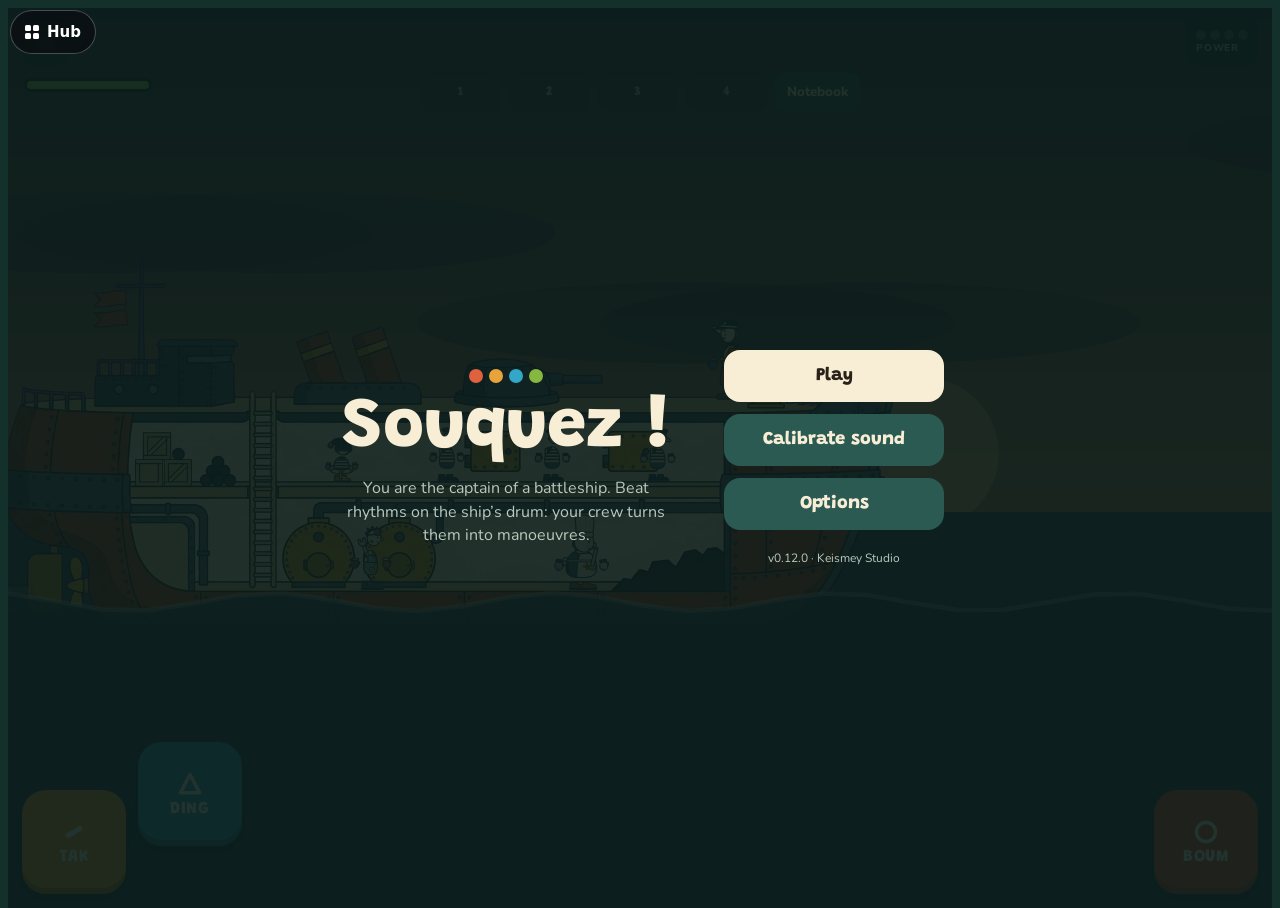
<file: index.html>
<!DOCTYPE html>
<html lang="fr">
<head>
<meta charset="utf-8">
<meta name="viewport" content="width=device-width,initial-scale=1,viewport-fit=cover">
<meta name="theme-color" content="#13302b">
<link rel="manifest" href="manifest.webmanifest">
<link rel="icon" href="icon-192.png">
<title>Souquez !</title>
<link rel="preconnect" href="https://fonts.googleapis.com">
<link rel="preconnect" href="https://fonts.gstatic.com" crossorigin>
<link href="https://fonts.googleapis.com/css2?family=Grandstander:wght@600;800&family=Nunito:wght@600;800&display=swap" rel="stylesheet">
<!-- Souquez ! (ex-Kôa !) : thème navire de guerre, formes simples en attendant la DA. Styles dans css/, code dans js/ (ordre de chargement important : données, textes, puis logique). -->
<link rel="stylesheet" href="css/style.css">
</head>
<body>
<div id="app">
  <div id="stage">
    <canvas id="cv"></canvas>
    <div class="hud">
      <button class="iconbtn" id="pauseBtn" aria-label="Pause"><svg width="20" height="20" viewBox="0 0 20 20" aria-hidden="true"><rect x="4" y="3" width="4" height="14" rx="1.5" fill="currentColor"/><rect x="12" y="3" width="4" height="14" rx="1.5" fill="currentColor"/></svg></button>
      <div class="phase" id="phase"></div>
      <div class="combo" id="combo"><div><span class="pips"><i class="pip"></i><i class="pip"></i><i class="pip"></i><i class="pip"></i></span><small data-t="power"></small></div></div>
    </div>
    <div class="banner" id="banner"></div>
    <div id="beatFrame"></div>
  </div>
  <div id="track">
    <div class="slots" id="slots"></div>
    <button class="bookbtn" id="bookBtn" data-t="book"></button>
  </div>
  <div id="hint"></div>
  <div id="pads"></div>

  <div class="overlay" id="ovTitle">
    <div class="titlewrap">
      <div class="col">
        <div class="dots" aria-hidden="true"><i style="background:var(--boum)"></i><i style="background:var(--tak)"></i><i style="background:var(--ding)"></i><i style="background:var(--chh)"></i></div>
        <h1>Souquez !</h1>
        <p data-t="pitch"></p>
      </div>
      <div class="col">
        <button class="btn" id="playBtn" data-t="play"></button>
        <button class="btn alt" id="calBtn" data-t="calibrate"></button>
        <button class="btn alt" id="optBtn1" data-t="options"></button>
        <button class="btn alt" id="installBtn" data-t="install" hidden></button>
        <div class="ver" id="ver"></div>
      </div>
    </div>
  </div>
  <!-- Carte de la mer : une bouée par mission, le boss au bout (js/mer.js) -->
  <div class="overlay carteov" id="ovCarte" hidden>
    <div class="ctop">
      <button class="btn alt" id="carteRetour" data-t="mapBack"></button>
      <h2 id="carteTitre"></h2>
      <div class="ctotal" id="carteTotal" aria-live="polite"></div>
    </div>
    <div class="carte" id="carteZone">
      <svg class="fond" viewBox="0 0 100 100" preserveAspectRatio="none" aria-hidden="true" id="carteRoute"></svg>
      <div class="fiche" id="fiche" hidden role="dialog" aria-modal="true" aria-labelledby="fNom">
        <div class="box">
          <h3 id="fNom"></h3>
          <div class="etoiles" id="fEt"></div>
          <dl id="fInfo"></dl>
          <div class="frow"><button class="btn alt" id="fFermer" data-t="closeMap"></button><button class="btn" id="fJouer" data-t="castOff"></button></div>
        </div>
      </div>
    </div>
  </div>
  <div class="rotate"><svg width="64" height="64" viewBox="0 0 64 64" aria-hidden="true"><rect x="20" y="8" width="24" height="44" rx="5" fill="none" stroke="#f8eed6" stroke-width="4"/><path d="M10 44 A24 24 0 0 0 30 58" fill="none" stroke="#ffd447" stroke-width="4" stroke-linecap="round"/><path d="M24 56 L31 59 L28 51" fill="none" stroke="#ffd447" stroke-width="4" stroke-linecap="round" stroke-linejoin="round"/></svg><b data-t="rotate"></b><p data-t="rotateHelp" style="margin:0;color:var(--muted);max-width:30ch"></p></div>

  <div class="overlay" id="ovBook" hidden>
    <h2 data-t="book"></h2>
    <p data-t="bookHelp"></p>
    <div class="book" id="bookList"></div>
    <button class="btn" id="bookClose" data-t="close"></button>
  </div>

  <div class="overlay" id="ovPause" hidden>
    <h2 data-t="paused"></h2>
    <div class="btnrow">
    <button class="btn" id="resumeBtn" data-t="resume"></button>
    <button class="btn alt" id="optBtn2" data-t="options"></button>
    <button class="btn alt" id="restartBtn" data-t="restart"></button>
    <button class="btn alt" id="titleBtn" data-t="toMap"></button>
    </div>
  </div>

  <div class="overlay" id="ovOpts" hidden>
    <h2 data-t="options"></h2>
    <div class="opts">
      <div class="row"><label for="oMusic" data-t="music"></label><input type="range" id="oMusic" min="0" max="100"></div>
      <div class="row"><label for="oSfx" data-t="sfx"></label><input type="range" id="oSfx" min="0" max="100"></div>
      <div class="row"><label for="oVib" data-t="vibration"></label><input type="checkbox" id="oVib"></div>
      <div class="row"><label for="oLefty" data-t="lefty"></label><input type="checkbox" id="oLefty"></div>
      <div class="row"><label for="oAssist" data-t="assist"></label><input type="checkbox" id="oAssist"></div>
      <div class="row"><label for="oFrame" data-t="frame"></label><input type="checkbox" id="oFrame"></div>
      <div class="row"><label for="oTick" data-t="tickOpt"></label><input type="checkbox" id="oTick"></div>
      <div class="row"><label for="oVoices" data-t="voicesOpt"></label><input type="checkbox" id="oVoices"></div>
      <div class="row"><label for="oLang" data-t="language"></label><select id="oLang"><option value="fr">Français</option><option value="en">English</option></select></div>
      <div class="row"><label data-t="latency"></label><span id="oLat"></span></div>
    </div>
    <div class="btnrow">
    <button class="btn alt" id="recalBtn" data-t="calibrate"></button>
    <button class="btn alt" id="saveBtn" data-t="saveBtn"></button>
    <button class="btn alt" id="bugBtn" data-t="bugBtn"></button>
    <button class="btn alt" id="supportBtn" data-t="supportBtn"></button>
    <button class="btn" id="optClose" data-t="close"></button>
    </div>
    <div class="ver" data-t="credits"></div>
  </div>

  <div class="dlg" id="ovDlg" hidden>
    <div class="dlgbox" role="dialog" aria-live="polite">
      <div class="dlgname" id="dlgName"></div>
      <p class="dlgtext" id="dlgText"></p>
      <div class="dlgfoot"><span class="dlgnext" data-t="tapNext"></span><button class="btn alt dlgskip" id="dlgSkip" data-t="skip"></button></div>
    </div>
  </div>

  <div class="overlay" id="ovWin" hidden>
    <h2 data-t="won"></h2>
    <p data-t="wonText"></p>
    <div class="starsrow" id="stars" aria-hidden="true"></div>
    <div class="starlist" id="starsWhy"></div>
    <div class="stats">
      <div><b id="sP">0</b><span data-t="perfect"></span></div>
      <div><b id="sG">0</b><span data-t="good"></span></div>
      <div><b id="sM">0</b><span data-t="miss"></span></div>
      <div><b id="sC">0</b><span data-t="bestCombo"></span></div>
    </div>
    <div class="btnrow">
    <button class="btn" id="againBtn" data-t="again"></button>
    <button class="btn alt" id="titleBtn2" data-t="toMap"></button>
    </div>
  </div>
</div>

<!-- Fichiers communs du hub Keismey Studio : copies exactes de keismey.github.io, à ne pas modifier ici -->
<script src="ks-back.js"></script>
<script src="ks-studio.js"></script>
<script src="js/donnees.js"></script>
<script src="js/textes.js"></script>
<script src="js/sauvegarde.js"></script>
<script src="js/audio.js"></script>
<script src="js/interface.js"></script>
<script src="js/partie.js"></script>
<script src="js/ecrans.js"></script>
<script src="js/mer.js"></script>
<script src="js/boss.js"></script>
<script src="js/images.js"></script>
<script src="js/equipage.js"></script>
<script src="js/monstres.js"></script>
<script src="js/navire.js"></script>
<script src="js/effets.js"></script>
<script src="js/rendu.js"></script>
<script src="js/dialogues.js"></script>
<script src="js/histoire.js"></script>
<script src="js/main.js"></script>
</body>
</html>
</file>
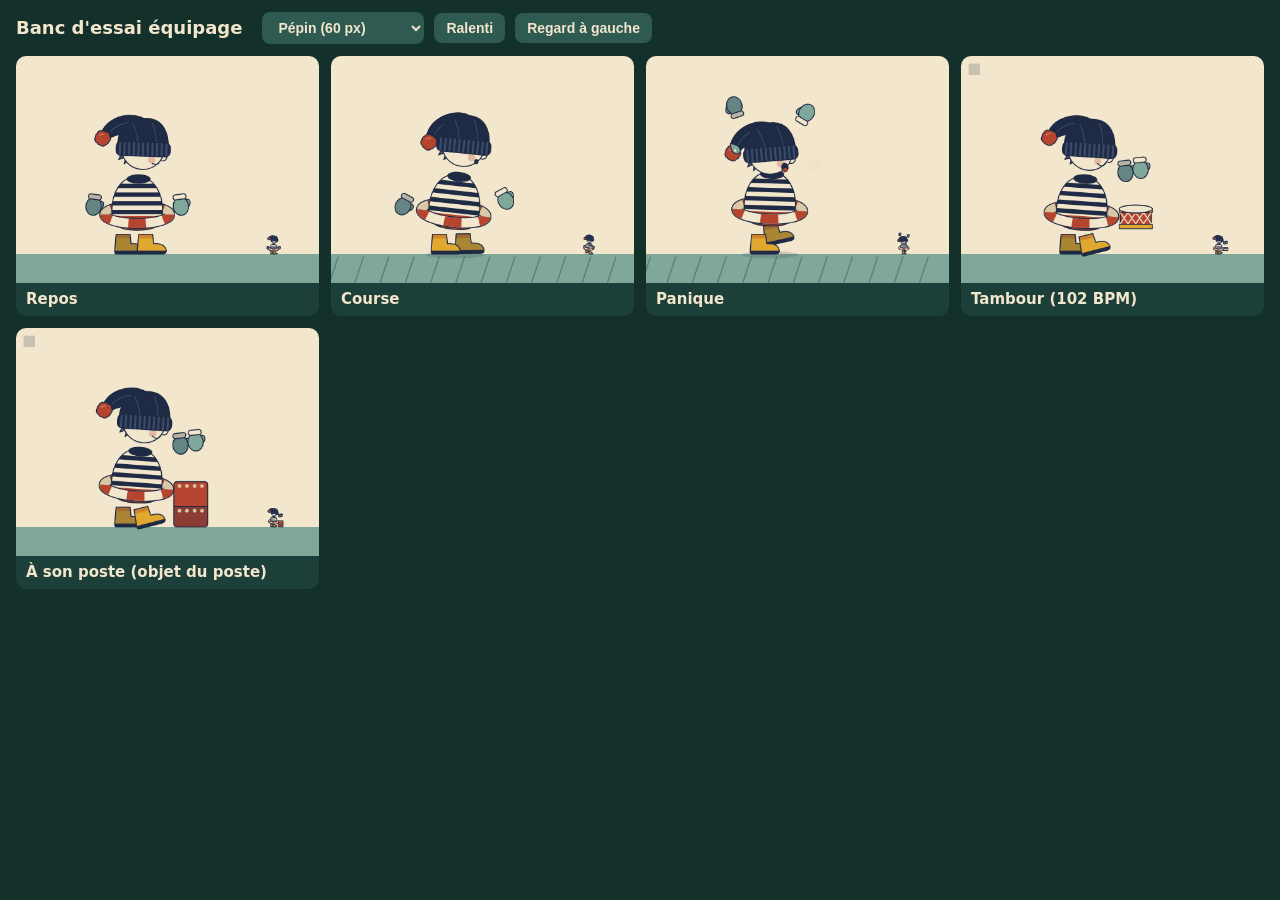
<file: outils/banc-equipage.html>
<!DOCTYPE html>
<html lang="fr">
<head>
<meta charset="utf-8">
<meta name="viewport" content="width=device-width,initial-scale=1">
<title>Banc d'essai équipage</title>
<style>
:root { --bg: #13302b; --panel: #1c3f39; --txt: #f2e6cc; --muted: #a9bdb4; --acc: #e0a82e; }
* { box-sizing: border-box; }
body { margin: 0; background: var(--bg); color: var(--txt); font: 15px/1.4 system-ui, sans-serif; }
header { padding: 12px 16px; display: flex; flex-wrap: wrap; gap: 10px; align-items: center; }
h1 { font-size: 18px; margin: 0 10px 0 0; }
button, select { background: #2f5a52; color: var(--txt); border: 0; border-radius: 8px; padding: 7px 12px; font-weight: 700; font-size: 14px; }
button.on { background: var(--acc); color: #1f2a44; }
#grid { display: grid; grid-template-columns: repeat(auto-fit, minmax(260px, 1fr)); gap: 12px; padding: 0 16px 16px; }
figure { margin: 0; background: var(--panel); border-radius: 10px; overflow: hidden; }
figure canvas { width: 100%; display: block; aspect-ratio: 4 / 3; }
figcaption { padding: 6px 10px; font-weight: 700; }
#err { color: #ff8f7a; padding: 0 16px; white-space: pre-wrap; }
</style>
</head>
<body>
<header>
  <h1>Banc d'essai équipage</h1>
  <select id="nom"><option value="pepin">Pépin (60 px)</option><option value="hortense">Hortense (110 px)</option><option value="gaston">Gaston (95 px)</option><option value="bouillon">Bouillon (100 px)</option><option value="matelot">Matelot (90 px)</option></select>
  <button id="slow">Ralenti</button>
  <button id="flip">Regard à gauche</button>
</header>
<div id="err"></div>
<div id="grid"></div>
<script>
'use strict';
// Charge le fichier de dessin (contrat : EQUIPAGE.draw) ; ?f=autre.js pour en tester un autre
const SRC = new URLSearchParams(location.search).get('f') || 'proto/equipage.js';
const TAILLE = { pepin: 60, matelot: 90, hortense: 110, gaston: 95, bouillon: 100 };
const STATES = [['repos', 'Repos'], ['course', 'Course'], ['panique', 'Panique'], ['tambour', 'Tambour (102 BPM)'], ['poste', 'À son poste (objet du poste)']];
let slow = false, dir = 1, t = 0, last = 0;
const $ = (id) => document.getElementById(id);
$('slow').onclick = () => { slow = !slow; $('slow').classList.toggle('on'); };
$('flip').onclick = () => { dir = -dir; $('flip').classList.toggle('on'); };
const cells = STATES.map(([id, label]) => {
  const f = document.createElement('figure'), c = document.createElement('canvas'), cap = document.createElement('figcaption');
  c.width = 480; c.height = 360; cap.textContent = label; f.append(c, cap); $('grid').appendChild(f);
  return { id, c, g: c.getContext('2d') };
});
function frame(ts) {
  const dt = Math.min(0.05, (ts - last) / 1000 || 0); last = ts; t += dt * (slow ? 0.25 : 1);
  const nom = $('nom').value, etatDe = (id) => id === 'poste' ? ((EQUIPAGE.poste && EQUIPAGE.poste[nom]) || 'tambour') : id;
  for (const { id, c, g } of cells) {
    const W = c.width, H = c.height, foot = H - 46;
    g.setTransform(1, 0, 0, 1, 0, 0);
    g.fillStyle = '#f2e6cc'; g.fillRect(0, 0, W, H); g.fillStyle = '#7fa89a'; g.fillRect(0, foot, W, H);
    // sol qui défile, calé sur les pieds (vitesses données par la DA, en hauteurs par seconde)
    const vit = { course: 0.82, panique: 1.2 }[id];
    if (vit) { const hh = H * 0.62, off = ((t * vit * hh) % 40 + 40) % 40; g.strokeStyle = 'rgba(31,42,68,.35)'; g.lineWidth = 2;
      g.beginPath(); for (let x = -40; x < W + 40; x += 40) { const xx = x - dir * off; g.moveTo(xx, foot + 4); g.lineTo(xx - 14, H); } g.stroke(); }
    // battement : petit carré qui s'allume sur chaque temps
    if (id === 'tambour' || id === 'poste') { const f = (t / (60 / 102)) % 1; g.fillStyle = f < 0.12 ? '#e0a82e' : 'rgba(31,42,68,.2)'; g.fillRect(12, 12, 18, 18); }
    try {
      EQUIPAGE.draw(g, nom, W * 0.4, foot, H * 0.62, etatDe(id), t, dir, 0);       // en grand
      EQUIPAGE.draw(g, nom, W * 0.85, foot, TAILLE[nom] * H / 720, etatDe(id), t, dir, 1.3); // taille réelle en jeu
      const m = g.getTransform(); if (m.a !== 1 || m.d !== 1 || m.e || m.f || g.globalAlpha !== 1) throw new Error('le dessin ne remet pas le contexte en place (save/restore)');
    } catch (e) { $('err').textContent = 'Erreur : ' + e.message; }
  }
  requestAnimationFrame(frame);
}
const s = document.createElement('script'); s.src = SRC;
s.onload = () => { if (typeof EQUIPAGE === 'undefined' || !EQUIPAGE.draw) $('err').textContent = 'Le fichier ne définit pas EQUIPAGE.draw'; else requestAnimationFrame(frame); };
s.onerror = () => { $('err').textContent = 'Fichier introuvable : ' + SRC; };
document.body.appendChild(s);
</script>
</body>
</html>
</file>
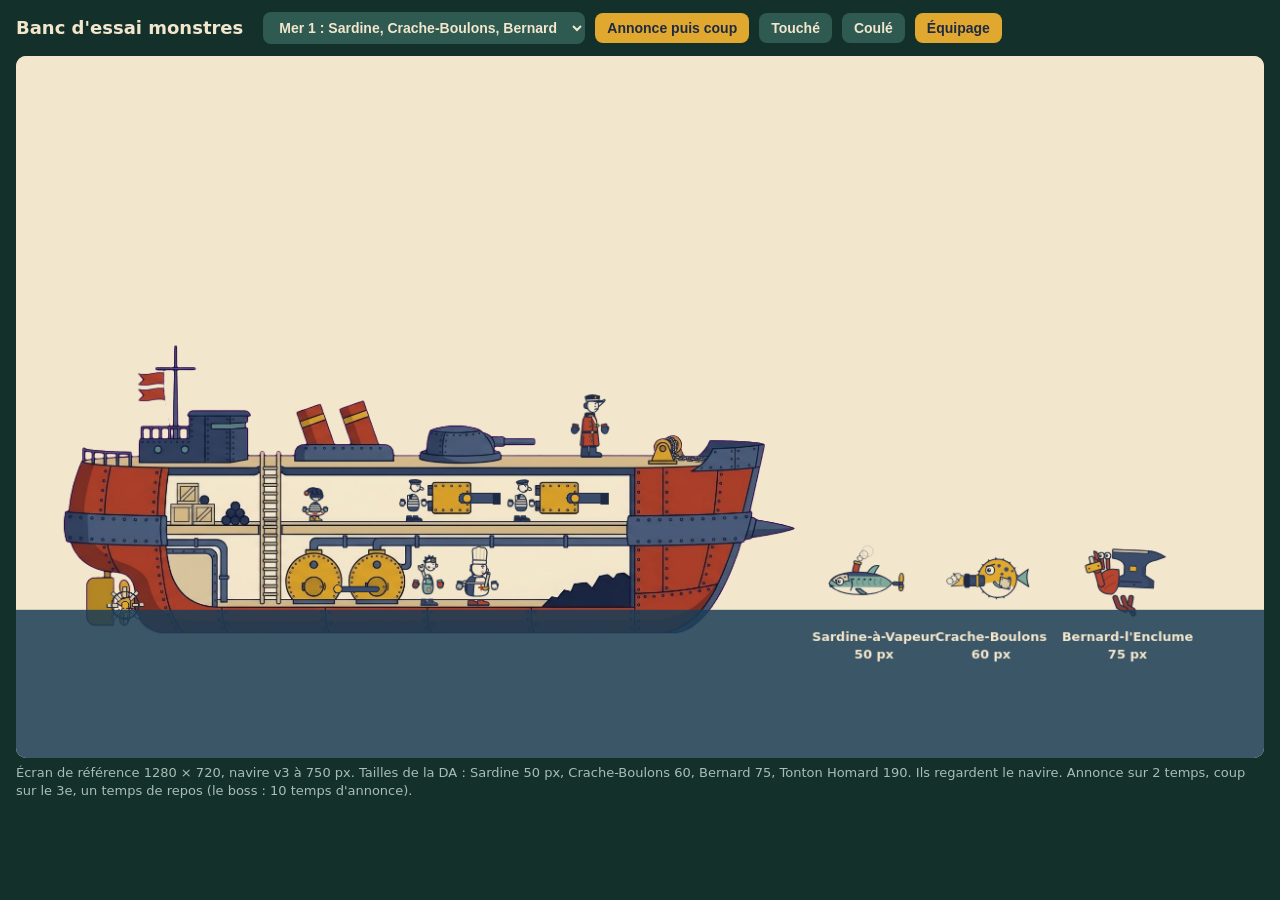
<file: outils/banc-monstres.html>
<!DOCTYPE html>
<html lang="fr">
<head>
<meta charset="utf-8">
<meta name="viewport" content="width=device-width,initial-scale=1">
<title>Banc d'essai monstres</title>
<style>
:root { --bg: #13302b; --txt: #f2e6cc; --muted: #a9bdb4; --acc: #e0a82e; }
* { box-sizing: border-box; }
body { margin: 0; background: var(--bg); color: var(--txt); font: 15px/1.4 system-ui, sans-serif; }
header { padding: 12px 16px; display: flex; flex-wrap: wrap; gap: 10px; align-items: center; }
h1 { font-size: 18px; margin: 0 10px 0 0; }
button, select { background: #2f5a52; color: var(--txt); border: 0; border-radius: 8px; padding: 7px 12px; font-weight: 700; font-size: 14px; cursor: pointer; }
button.on { background: var(--acc); color: #1f2a44; }
button:focus-visible, select:focus-visible { outline: 3px solid var(--acc); outline-offset: 2px; }
#cv { display: block; width: calc(100% - 32px); margin: 0 16px; aspect-ratio: 16 / 9; border-radius: 10px; background: #f2e6cc; }
#info { color: var(--muted); font-size: 13px; padding: 6px 16px; margin: 0; }
</style>
</head>
<body>
<header>
  <h1>Banc d'essai monstres</h1>
  <select id="set" aria-label="Monstres affichés"><option value="mer">Mer 1 : Sardine, Crache-Boulons, Bernard</option><option value="boss">Tonton Homard (106 BPM)</option></select>
  <button id="boucle" class="on">Annonce puis coup</button>
  <button id="touche">Touché</button>
  <button id="coule">Coulé</button>
  <button id="crew" class="on">Équipage</button>
</header>
<canvas id="cv" width="1280" height="720"></canvas>
<p id="info">Écran de référence 1280 × 720, navire v3 à 750 px. Tailles de la DA : Sardine 50 px, Crache-Boulons 60, Bernard 75, Tonton Homard 190. Ils regardent le navire. Annonce sur 2 temps, coup sur le 3e, un temps de repos (le boss : 10 temps d'annonce).</p>
<script src="navire.js"></script>
<script src="proto/equipage.js"></script>
<script src="proto/monstres.js"></script>
<script>
'use strict';
const $ = (id) => document.getElementById(id), cv = $('cv'), g = cv.getContext('2d');
const TAILLE = { sardine: 50, cracheur: 60, bernard: 75, homard: 190 };
const SETS = { mer: [['sardine', 880], ['cracheur', 1000], ['bernard', 1140]], boss: [['homard', 1060]] };
const EQUIPE = { pont: ['hortense'], canons: ['pepin', 'matelot', 'matelot'], machines: ['gaston', 'bouillon'] };
const TAILLE_EQ = { pepin: 35, matelot: 46, hortense: 64, gaston: 55, bouillon: 58 };
const X0 = 20, Y0 = 285, MER = 560; // navire à gauche ; ligne de flottaison des monstres
let N = null, boucle = true, crew = true, touche = -9, coule = Infinity;
$('boucle').onclick = () => { boucle = !boucle; $('boucle').classList.toggle('on', boucle); };
$('crew').onclick = () => { crew = !crew; $('crew').classList.toggle('on', crew); };
$('touche').onclick = () => { touche = performance.now() / 1000; };
$('coule').onclick = () => { coule = performance.now() / 1000; };
$('set').onchange = () => { coule = Infinity; };

function frame(ts) {
  const t = ts / 1000, boss = $('set').value === 'boss', beat = 60 / (boss ? 106 : 102), b = t / beat;
  g.setTransform(1, 0, 0, 1, 0, 0);
  g.fillStyle = '#f2e6cc'; g.fillRect(0, 0, 1280, 720);
  if (N) {
    const y = Y0 + Math.sin(t * 1.6) * 3;
    NAVIRE.draw(g, N, X0, y, 1, { roue: t * 1.2, piston: b * Math.PI, coque: 1 });
    if (crew && typeof EQUIPAGE !== 'undefined') for (const [zone, noms] of Object.entries(EQUIPE)) {
      const P = NAVIRE.postes(N, zone, X0, y, 1);
      noms.forEach((nom, i) => { const p = P.pts[i % P.pts.length]; if (p) EQUIPAGE.draw(g, nom, p[0], p[1], TAILLE_EQ[nom], 'repos', t, 1, i); });
    }
  }
  // Cycle : mer 1 = 4 temps (annonce 2, coup au 3e, repos) ; boss = 12 temps (annonce 10, coup, repos)
  const n = boss ? 12 : 4, tel = boss ? 10 : 2, k = b % n;
  const prepare = boucle ? (k < tel ? k / tel : 0) : 0, attaque = boucle && k >= tel && k < tel + 1 ? k - tel : 0;
  if (t - coule > 2.5) coule = Infinity; // il réapparaît après avoir coulé
  const tc = Math.max(0, 1 - (t - touche) * 2.5), cl = Math.min(1, Math.max(0, (t - coule) / 1.2));
  for (const [nom, x] of SETS[boss ? 'boss' : 'mer']) {
    const etat = { prepare, attaque, touche: tc, coule: cl };
    if (nom === 'homard') Object.assign(etat, { jet: 0, double: 0, colere: 0 });
    MONSTRES.draw(g, nom, x, MER, TAILLE[nom], t, -1, x * 0.01, etat);
  }
  g.textAlign = 'left';
  // Mer devant (cache le bas des corps, comme dans le jeu)
  g.fillStyle = 'rgba(28,62,86,.85)'; g.fillRect(0, MER + 8, 1280, 720);
  g.fillStyle = '#f2e6cc'; g.font = 'bold 13px system-ui'; g.textAlign = 'center';
  for (const [nom, x] of SETS[boss ? 'boss' : 'mer']) { g.fillText(MONSTRES.titres[nom], x, MER + 40); g.fillText(TAILLE[nom] + ' px', x, MER + 58); }
  g.textAlign = 'left';
  requestAnimationFrame(frame);
}
NAVIRE.load('proto/navire/navire.json').then((n) => { N = n; if (!n) $('info').textContent = 'Navire introuvable.'; });
requestAnimationFrame(frame);
</script>
</body>
</html>
</file>
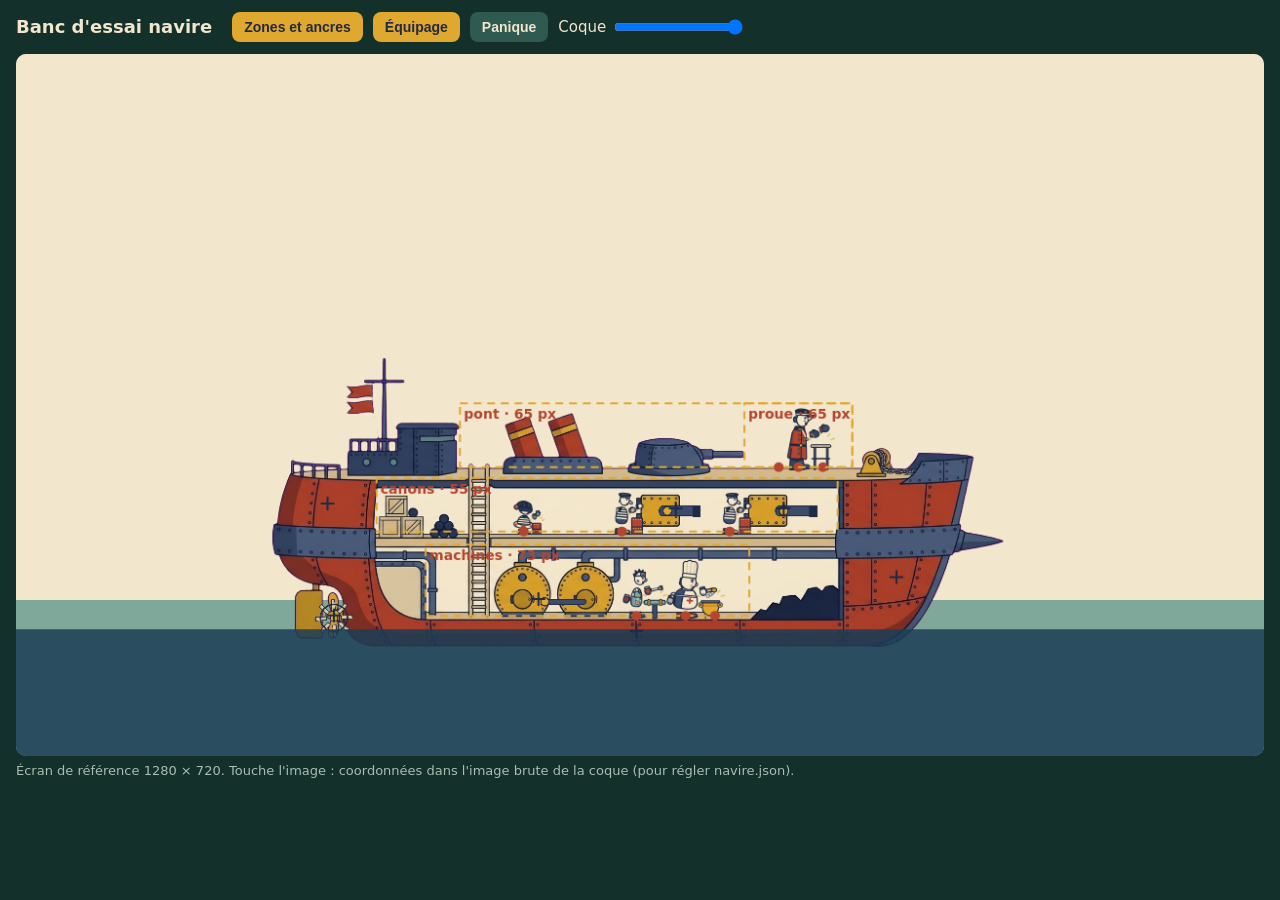
<file: outils/banc-navire.html>
<!DOCTYPE html>
<html lang="fr">
<head>
<meta charset="utf-8">
<meta name="viewport" content="width=device-width,initial-scale=1">
<title>Banc d'essai navire</title>
<style>
:root { --bg: #13302b; --panel: #1c3f39; --txt: #f2e6cc; --muted: #a9bdb4; --acc: #e0a82e; }
* { box-sizing: border-box; }
body { margin: 0; background: var(--bg); color: var(--txt); font: 15px/1.4 system-ui, sans-serif; }
header { padding: 12px 16px; display: flex; flex-wrap: wrap; gap: 10px; align-items: center; }
h1 { font-size: 18px; margin: 0 10px 0 0; }
button { background: #2f5a52; color: var(--txt); border: 0; border-radius: 8px; padding: 7px 12px; font-weight: 700; font-size: 14px; cursor: pointer; }
button.on { background: var(--acc); color: #1f2a44; }
label { display: flex; gap: 6px; align-items: center; }
#cv { display: block; width: calc(100% - 32px); margin: 0 16px; aspect-ratio: 16 / 9; border-radius: 10px; background: #7fa89a; cursor: crosshair; }
#info { color: var(--muted); font-size: 13px; padding: 6px 16px; margin: 0; }
</style>
</head>
<body>
<header>
  <h1>Banc d'essai navire</h1>
  <button id="zones" class="on">Zones et ancres</button>
  <button id="crew" class="on">Équipage</button>
  <button id="pan">Panique</button>
  <label>Coque <input type="range" id="hp" min="0" max="100" value="100"></label>
</header>
<canvas id="cv" width="1280" height="720"></canvas>
<p id="info">Écran de référence 1280 × 720. Touche l'image : coordonnées dans l'image brute de la coque (pour régler navire.json).</p>
<script src="navire.js"></script>
<script src="proto/equipage.js"></script>
<script>
'use strict';
const $ = (id) => document.getElementById(id), cv = $('cv'), g = cv.getContext('2d');
const SRC = new URLSearchParams(location.search).get('n') || 'proto/navire/navire.json';
const BEAT = 60 / 102;
let N = null, zones = true, crew = true, pan = false;
for (const [id, set] of [['zones', () => zones = !zones], ['crew', () => crew = !crew], ['pan', () => pan = !pan]]) $(id).onclick = () => { set(); $(id).classList.toggle('on'); };
// Qui se tient à chaque poste (postes proposés par la DA, 8 nov.) : Hortense en haut, Pépin et les matelots aux canons, Gaston et Doc aux machines
const EQUIPE = { pont: ['hortense'], canons: ['pepin', 'matelot', 'matelot'], machines: ['gaston', 'bouillon'] };
// Hauteur à l'écran 1280×720 (px) : tailles de la charte réduites d'environ 25 % (directeur, 8 nov.), Hortense à 64 px, matelots à 46 px pour garder les mains sous la poutre des canons en panique
const TAILLE = { pepin: 35, matelot: 46, hortense: 64, gaston: 55, bouillon: 58 };
const X0 = 234, Y0 = 300; // place du navire à l'écran (coin de l'image brute)

function frame(ts) {
  const t = ts / 1000, b = t / BEAT, f = b - Math.floor(b);
  g.setTransform(1, 0, 0, 1, 0, 0);
  g.fillStyle = '#f2e6cc'; g.fillRect(0, 0, 1280, 560); g.fillStyle = '#7fa89a'; g.fillRect(0, 560, 1280, 160);
  if (!N) { requestAnimationFrame(frame); return; }
  const s = 1, k = N.k * s, hp = $('hp').value / 100;
  // Canons : recul sur chaque temps (un canon sur deux) ; roue et bielle au tempo
  const kick = (on) => on ? Math.exp(-f * 6) : 0, beat = Math.floor(b);
  NAVIRE.draw(g, N, X0, Y0 + Math.sin(t * 1.6) * 3, s, { recul: { canon1: kick(beat % 2 === 0), canon2: kick(beat % 2 === 1) }, roue: t * 1.2, piston: b * Math.PI, coque: hp });
  g.fillStyle = 'rgba(28,62,86,.85)'; g.fillRect(0, 590, 1280, 130); // mer devant
  if (crew && typeof EQUIPAGE !== 'undefined') for (const [zone, noms] of Object.entries(EQUIPE)) {
    const P = NAVIRE.postes(N, zone, X0, Y0 + Math.sin(t * 1.6) * 3, s);
    noms.forEach((nom, i) => { const p = P.pts[i % P.pts.length]; if (!p) return;
      const etat = pan ? 'panique' : (EQUIPAGE.poste && EQUIPAGE.poste[nom]) || 'tambour';
      EQUIPAGE.draw(g, nom, p[0], p[1], TAILLE[nom] * s, etat, t, 1, i); });
  }
  if (zones) {
    g.lineWidth = 2; g.font = 'bold 14px system-ui';
    for (const [zone, Z] of Object.entries(N.data.ponts)) {
      const [ax, ay] = NAVIRE.toScreen(N, X0, Y0, s, [Z.x0, Z.haut]), [bx, by] = NAVIRE.toScreen(N, X0, Y0, s, [Z.x1, Z.sol]);
      g.strokeStyle = '#e0a82e'; g.setLineDash([8, 6]); g.strokeRect(ax, ay, bx - ax, by - ay); g.setLineDash([]);
      g.fillStyle = '#b5452f'; g.fillText(zone + ' · ' + Math.round(by - ay) + ' px', ax + 4, ay + 16);
      for (const px of Z.postes || []) { const [x, y] = NAVIRE.toScreen(N, X0, Y0, s, [px, Z.sol]); g.beginPath(); g.arc(x, y, 5, 0, 7); g.fill(); }
    }
    g.fillStyle = '#1f2a44';
    for (const P of Object.values(N.pieces)) { const [x, y] = NAVIRE.toScreen(N, X0, Y0, s, P.ancre); g.beginPath(); g.moveTo(x - 7, y); g.lineTo(x + 7, y); g.moveTo(x, y - 7); g.lineTo(x, y + 7); g.strokeStyle = '#1f2a44'; g.stroke(); }
  }
  requestAnimationFrame(frame);
}
cv.addEventListener('pointerdown', (e) => {
  if (!N) return; const r = cv.getBoundingClientRect(), x = (e.clientX - r.left) * 1280 / r.width, y = (e.clientY - r.top) * 720 / r.height;
  $('info').textContent = 'Image brute de la coque : x = ' + Math.round((x - X0) / N.k) + ', y = ' + Math.round((y - Y0) / N.k);
});
NAVIRE.load(SRC).then((n) => { N = n; if (!n) $('info').textContent = 'Navire introuvable : ' + SRC; });
requestAnimationFrame(frame);
</script>
</body>
</html>
</file>
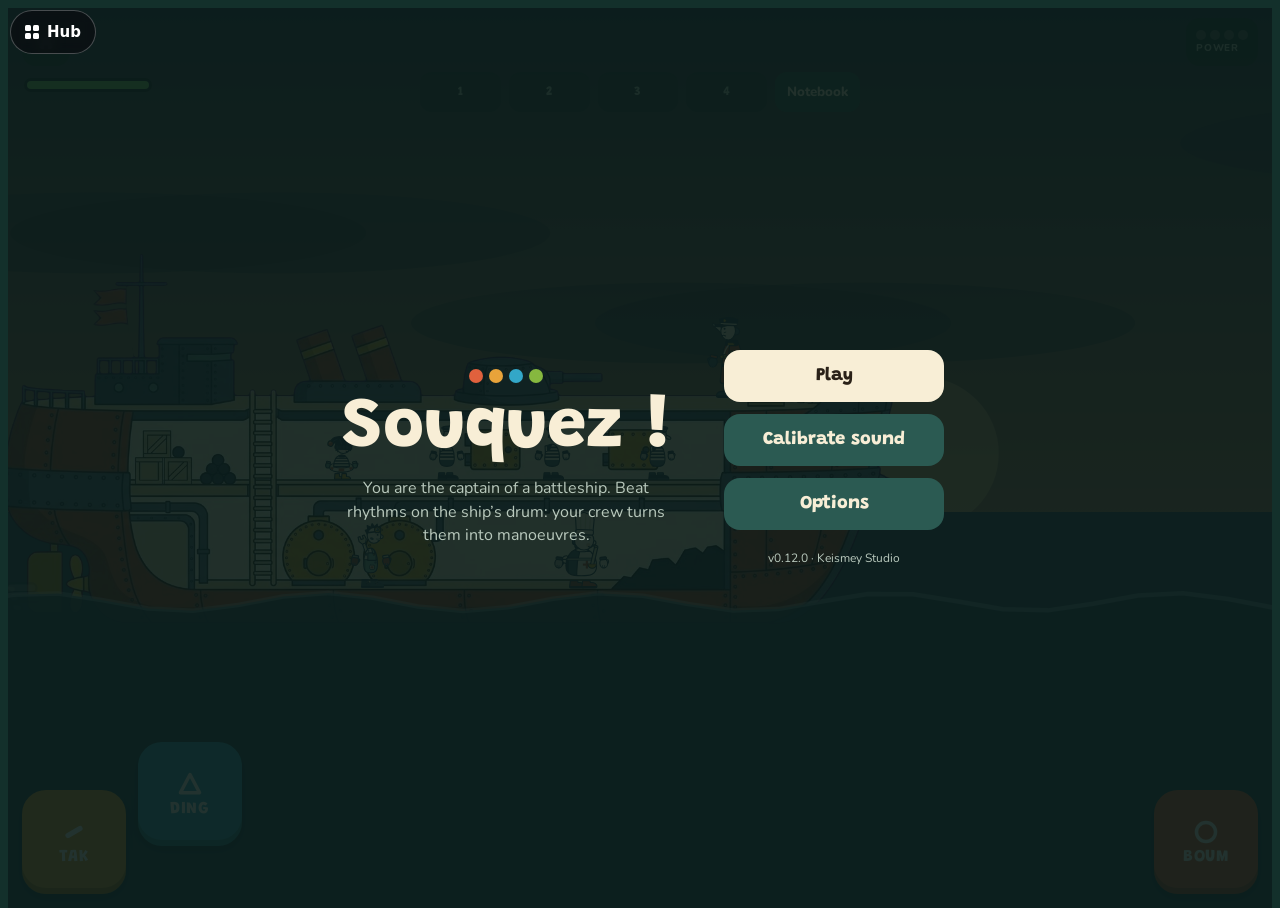
<file: outils/boss.html>
<!DOCTYPE html>
<html lang="fr">
<head>
<meta charset="utf-8">
<meta name="viewport" content="width=device-width,initial-scale=1,viewport-fit=cover">
<base href="../">
<title>Prototype boss</title>
<link rel="preconnect" href="https://fonts.googleapis.com">
<link rel="preconnect" href="https://fonts.gstatic.com" crossorigin>
<link href="https://fonts.googleapis.com/css2?family=Grandstander:wght@600;800&family=Nunito:wght@600;800&display=swap" rel="stylesheet">
<link rel="stylesheet" href="css/style.css">
</head>
<body>
<!-- Prototype hors du jeu : combat contre Tonton Homard. La page reprend le jeu tel quel (index.html et js/),
     avec 3 retouches faites ici en mémoire, sans toucher aux fichiers du jeu : tempo 106 BPM, dézoom possible du rendu,
     et la logique du boss (outils/proto/boss.js). La sauvegarde du jeu n'est pas modifiée. -->
<script>
'use strict';
(async () => {
  const get = async (u) => { const r = await fetch(u, { cache: 'no-cache' }); return r.text(); };
  // Corps de la page du jeu (sans ses scripts)
  const html = await get('index.html');
  document.body.insertAdjacentHTML('afterbegin', html.slice(html.indexOf('<body>') + 6, html.indexOf('<' + '!-- Fichiers communs')));
  const PATCH = {
    'js/partie.js': [[/COMMANDS\.DEF\.seq/, '(COMMANDS.DEF || { seq: [] }).seq']], // ordre Protéger pas encore appris
    'js/donnees.js': [[/const BPM = 102,/, 'const BPM = 106,']],
    'js/rendu.js': [
      [/const S = H \/ 400, VW = W \/ S;/, 'const S = H / 400 * (window.ZOOM || 1), VW = W / S;'],
      [/cx\.setTransform\(dpr \* S, 0, 0, dpr \* S, 0, 0\);/, 'cx.setTransform(dpr * S, 0, 0, dpr * S, 0, dpr * (H - 400 * S));'],
      [/C\(sky\); cx\.fillRect\(0, 0, VW, 400\);/, 'C(sky); cx.fillRect(0, -400, VW, 800);'],
    ],
  };
  const scripts = [...html.matchAll(new RegExp('<' + 'script src="([^"]+)"><' + '/script>', 'g'))].map((m) => m[1]).concat(['outils/proto/mers.js', 'outils/proto/boss.js', 'outils/proto/monstres.js', 'outils/proto/monstres-jeu.js', 'outils/proto/boucle.js']);
  for (const src of scripts) {
    const s = document.createElement('script');
    if (PATCH[src]) {
      let code = await get(src);
      for (const [a, b] of PATCH[src]) { if (!a.test(code)) console.warn('Retouche introuvable dans ' + src + ' : ' + a); code = code.replace(a, b); }
      s.textContent = code;
      document.body.appendChild(s);
    } else await new Promise((ok) => { s.src = src; s.onload = ok; s.onerror = ok; document.body.appendChild(s); });
  }
})().catch((e) => { console.error('Prototype : ' + e.message); document.body.insertAdjacentText('afterbegin', 'Erreur de chargement : ' + e.message); });
</script>
</body>
</html>
</file>
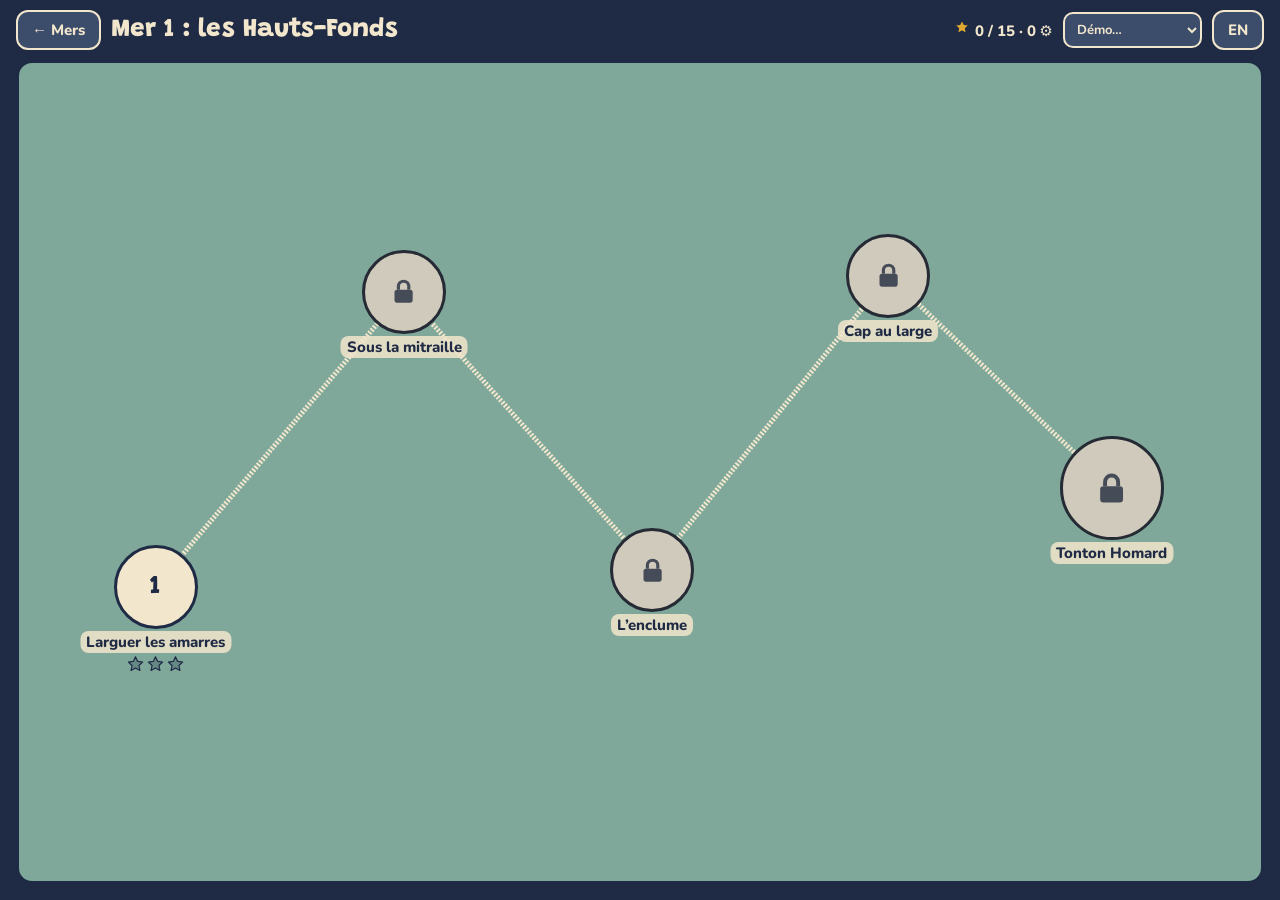
<file: outils/carte-mer.html>
<!DOCTYPE html>
<html lang="fr">
<head>
<meta charset="utf-8">
<meta name="viewport" content="width=device-width,initial-scale=1,viewport-fit=cover">
<title>Carte de la mer</title>
<link rel="preconnect" href="https://fonts.googleapis.com">
<link rel="preconnect" href="https://fonts.gstatic.com" crossorigin>
<link href="https://fonts.googleapis.com/css2?family=Grandstander:wght@600;800&family=Nunito:wght@600;800&display=swap" rel="stylesheet">
<style>
/* Prototype hors du jeu : écran carte d'une mer (palette de la charte) */
:root { --marine: #1F2A44; --ardoise: #3C4D6B; --brique: #B5452F; --creme: #F2E6CC; --sable: #D9C9A6; --moutarde: #E0A82E; --vert: #7FA89A; --beat: 0.588s; }
* { box-sizing: border-box; }
html, body { margin: 0; height: 100%; background: var(--marine); color: var(--creme); font: 600 15px/1.35 Nunito, system-ui, sans-serif; }
#app { position: relative; height: 100%; display: flex; flex-direction: column; }
.top { display: flex; align-items: center; gap: 10px; padding: 10px 16px; padding-left: max(16px, env(safe-area-inset-left)); }
.top h1 { font: 800 clamp(18px, 3.4vh, 26px) Grandstander, sans-serif; margin: 0; flex: 1; }
.btn { font: 800 15px Nunito, sans-serif; border: 2px solid var(--marine); border-radius: 12px; padding: 8px 14px; background: var(--creme); color: var(--marine); cursor: pointer; }
.btn.alt { background: var(--ardoise); color: var(--creme); border-color: var(--creme); }
.btn:focus-visible, .bouee:focus-visible { outline: 3px solid var(--moutarde); outline-offset: 3px; }
.total { display: flex; align-items: center; gap: 6px; font-weight: 800; }
.carte { position: relative; flex: 1; margin: 0 16px 16px; border-radius: 16px; overflow: hidden; background: var(--vert); border: 3px solid var(--marine); }
.carte svg.fond { position: absolute; inset: 0; width: 100%; height: 100%; }
.bouee { position: absolute; transform: translate(-50%, -50%); width: clamp(54px, 13vh, 84px); aspect-ratio: 1; border-radius: 50%; border: 3px solid var(--marine);
  background: var(--creme); color: var(--marine); cursor: pointer; display: grid; place-items: center; padding: 0; font: 800 clamp(18px, 4vh, 26px) Grandstander, sans-serif; }
.bouee.boss { width: clamp(68px, 17vh, 104px); background: var(--brique); color: var(--creme); }
.bouee.ferme { background: var(--sable); color: var(--ardoise); filter: grayscale(.6); cursor: default; }
.bouee .cad { width: 40%; }
.bouee.prochaine { animation: pulse var(--beat) ease-out infinite; }
@keyframes pulse { 0% { box-shadow: 0 0 0 0 rgba(224,168,46,.9); transform: translate(-50%, -50%) scale(1.08); } 70% { box-shadow: 0 0 0 14px rgba(224,168,46,0); transform: translate(-50%, -50%) scale(1); } 100% { box-shadow: 0 0 0 0 rgba(224,168,46,0); } }
@media (prefers-reduced-motion: reduce) { .bouee.prochaine { animation: none; box-shadow: 0 0 0 5px var(--moutarde); } }
.etiq { position: absolute; transform: translate(-50%, 0); text-align: center; pointer-events: none; white-space: nowrap; }
.etiq b { display: block; font: 800 clamp(12px, 2.6vh, 15px) Nunito, sans-serif; color: var(--marine); background: rgba(242,230,204,.85); border-radius: 8px; padding: 1px 6px; }
.etoiles { display: inline-flex; gap: 2px; margin-top: 2px; }
.etoile { width: clamp(13px, 3vh, 18px); }
.fiche { position: absolute; inset: 0; z-index: 5; background: rgba(15,22,38,.72); display: grid; place-items: center; padding: 16px; }
.fiche[hidden] { display: none; }
.fiche .box { width: min(560px, 100%); max-height: 100%; overflow: auto; background: var(--creme); color: var(--marine); border: 3px solid var(--marine); border-radius: 16px; padding: 14px 18px; }
.fiche h2 { font: 800 22px Grandstander, sans-serif; margin: 0 0 4px; }
.fiche dl { display: grid; grid-template-columns: auto 1fr; gap: 3px 14px; margin: 8px 0 12px; }
.fiche dt { color: var(--ardoise); }
.fiche dd { margin: 0; font-weight: 800; }
.fiche .row { display: flex; gap: 10px; flex-wrap: wrap; justify-content: flex-end; }
.demo { font: 700 13px Nunito, sans-serif; background: var(--ardoise); color: var(--creme); border: 2px solid var(--creme); border-radius: 10px; padding: 6px 8px; }
@media (max-height: 420px) { .top { padding: 6px 16px; } .carte { margin: 0 16px 8px; } }
</style>
</head>
<body>
<div id="app">
  <div class="top">
    <button class="btn alt" id="retour" data-t="retour"></button>
    <h1 id="titre"></h1>
    <div class="total" aria-live="polite"><span id="total"></span></div>
    <select class="demo" id="demo" aria-label="Démo du prototype"><option value="">Démo…</option><option value="0">Nouveau joueur</option><option value="1">2 missions faites</option><option value="2">Tout à 3 ★</option></select>
    <button class="btn alt" id="lang">EN</button>
  </div>
  <div class="carte" id="carte">
    <svg class="fond" viewBox="0 0 100 100" preserveAspectRatio="none" aria-hidden="true" id="route"></svg>
    <div class="fiche" id="fiche" hidden role="dialog" aria-modal="true" aria-labelledby="fNom">
      <div class="box">
        <h2 id="fNom"></h2>
        <div class="etoiles" id="fEt"></div>
        <dl id="fInfo"></dl>
        <div class="row"><button class="btn alt" id="fFermer" data-t="fermer"></button><button class="btn" id="fJouer" data-t="jouer"></button></div>
      </div>
    </div>
  </div>
</div>
<script src="proto/mers.js"></script>
<script>
'use strict';
const $ = (id) => document.getElementById(id);
const TXT = {
  fr: { retour: '← Mers', fermer: 'Fermer', jouer: 'Larguer les amarres', objectif: 'Objectif', port: (x, b) => 'Atteindre ' + { bouee: 'la bouée', phare: 'le phare', epave: 'l’épave', port: 'le port' }[b || 'bouee'] + ' à ' + x.toLocaleString('fr-FR'), piece: ' + une pièce de navire rare la première fois', boss: 'Vaincre ', ordre: 'Ordre appris', aucun: '—', ref: 'Temps de référence', best: 'Meilleur temps', coque: 'Meilleure coque', butin: 'Butin de base', jamais: 'pas encore joué', tempo: 'Tempo', ferme: 'Mission verrouillée', piece2: 'Pièce rare trouvée', butinTot: 'Butin',
    ADV: 'Avancer', ATK: 'Attaquer', DEF: 'Protéger', HEAL: 'Soigner' },
  en: { retour: '← Seas', fermer: 'Close', jouer: 'Cast off', objectif: 'Goal', port: (x, b) => 'Reach the ' + { bouee: 'buoy', phare: 'lighthouse', epave: 'wreck', port: 'harbour' }[b || 'bouee'] + ' at ' + x.toLocaleString('en-GB'), piece: ' + a rare ship part the first time', boss: 'Defeat ', ordre: 'New order', aucun: '—', ref: 'Target time', best: 'Best time', coque: 'Best hull', butin: 'Base loot', jamais: 'not played yet', tempo: 'Tempo', ferme: 'Locked mission', piece2: 'Rare part found', butinTot: 'Loot',
    ADV: 'Advance', ATK: 'Attack', DEF: 'Protect', HEAL: 'Heal' },
};
let lang = new URLSearchParams(location.search).get('lang') === 'en' ? 'en' : 'fr';
const t = (k) => TXT[lang][k];
const MER = MERS[0];
// Sauvegarde du prototype (clé séparée du jeu, koa.save n'est jamais touché) : progres[id] = { etoiles, temps, coque },
// progres._butin = butin total, progres._piece = pièce rare du boss trouvée. Écrite par outils/proto/boucle.js en fin de mission.
let progres = {};
try { progres = JSON.parse(localStorage.getItem('souquez.proto.carte')) || {}; } catch (_) {}
const garde = () => { try { localStorage.setItem('souquez.proto.carte', JSON.stringify(progres)); } catch (_) {} };

// Déblocage : la 1re est ouverte ; arriver au port (1 étoile ou plus) ouvre la suivante
const ouverte = (i) => i === 0 || (progres[MER.missions[i - 1].id]?.etoiles || 0) >= 1;
const prochaine = () => MER.missions.findIndex((m, i) => ouverte(i) && !(progres[m.id]?.etoiles >= 1));

const ETOILE = (on) => `<svg class="etoile" viewBox="0 0 24 24" aria-hidden="true"><path d="M12 2.5l2.9 6.1 6.6.8-4.9 4.6 1.3 6.6L12 17.3 6.1 20.6l1.3-6.6L2.5 9.4l6.6-.8z" fill="${on ? 'var(--moutarde)' : 'rgba(31,42,68,.25)'}" stroke="var(--marine)" stroke-width="1.6" stroke-linejoin="round"/></svg>`;
const CADENAS = '<svg class="cad" viewBox="0 0 24 24" aria-hidden="true"><rect x="5" y="10.5" width="14" height="10" rx="2" fill="currentColor"/><path d="M8 10.5V8a4 4 0 0 1 8 0v2.5" fill="none" stroke="currentColor" stroke-width="2.4"/></svg>';
const temps = (s) => s == null ? t('jamais') : Math.floor(s / 60) + ':' + String(Math.round(s % 60)).padStart(2, '0');

function rendu() {
  document.documentElement.lang = lang;
  document.querySelectorAll('[data-t]').forEach((e) => e.textContent = t(e.dataset.t));
  $('lang').textContent = lang === 'fr' ? 'EN' : 'FR';
  $('titre').textContent = MER.nom[lang];
  const tot = MER.missions.reduce((a, m) => a + (progres[m.id]?.etoiles || 0), 0);
  $('total').innerHTML = ETOILE(true) + ' ' + tot + ' / ' + MER.missions.length * 3 + ' · ' + (progres._butin || 0) + ' ⚙' + (progres._piece ? ' · ' + t('piece2') : '');
  $('total').setAttribute('aria-label', tot + ' / ' + MER.missions.length * 3 + ' ★, ' + t('butinTot') + ' ' + (progres._butin || 0) + (progres._piece ? ', ' + t('piece2') : ''));
  // Route en pointillés entre les bouées
  const pts = MER.missions.map((m) => m.carte);
  $('route').innerHTML = '<path d="M' + pts.map((p) => p.join(' ')).join(' L') + '" fill="none" stroke="#F2E6CC" stroke-width="0.9" stroke-dasharray="2 1.6" vector-effect="non-scaling-stroke" style="stroke-width:5px"/>';
  document.querySelectorAll('.bouee, .etiq').forEach((e) => e.remove());
  const nx = prochaine();
  MER.missions.forEach((m, i) => {
    const b = document.createElement('button'), ok = ouverte(i), et = progres[m.id]?.etoiles || 0;
    b.className = 'bouee' + (m.boss ? ' boss' : '') + (ok ? '' : ' ferme') + (i === nx ? ' prochaine' : '');
    b.style.left = m.carte[0] + '%'; b.style.top = m.carte[1] + '%';
    b.innerHTML = ok ? (m.boss ? '☠' : String(i + 1)) : CADENAS;
    b.setAttribute('aria-label', m.nom[lang] + (ok ? ', ' + et + ' / 3' : ', ' + t('ferme')));
    if (ok) b.onclick = () => fiche(m, i); else b.setAttribute('aria-disabled', 'true');
    const e = document.createElement('div'); e.className = 'etiq';
    e.style.left = m.carte[0] + '%'; e.style.top = 'calc(' + m.carte[1] + '% + ' + (m.boss ? 'clamp(36px, 9vh, 54px)' : 'clamp(29px, 7vh, 44px)') + ')';
    e.innerHTML = '<b>' + m.nom[lang] + '</b>' + (ok ? '<span class="etoiles">' + [0, 1, 2].map((k) => ETOILE(k < et)).join('') + '</span>' : '');
    $('carte').append(b, e);
  });
}
let dernier = null;
function fiche(m, i) {
  dernier = document.activeElement;
  const p = progres[m.id] || {};
  $('fNom').textContent = (m.boss ? '' : (i + 1) + '. ') + m.nom[lang];
  $('fEt').innerHTML = [0, 1, 2].map((k) => ETOILE(k < (p.etoiles || 0))).join('');
  const rows = [
    [t('objectif'), m.boss ? t('boss') + m.nom[lang] : t('port')(m.portX, m.but)],
    [t('ordre'), m.ordre.length ? m.ordre.map((o) => t(o)).join(', ') : t('aucun')],
    ...(m.boss ? [[t('tempo'), m.bpm + ' BPM']] : []),
    [t('ref'), temps(m.ref)], [t('best'), temps(p.temps)], [t('coque'), p.coque == null ? t('jamais') : p.coque + ' / 20'], [t('butin'), m.butin + ' ⚙' + (m.piece ? t('piece') : '')],
  ];
  $('fInfo').innerHTML = rows.map(([k, v]) => '<dt>' + k + '</dt><dd>' + v + '</dd>').join('');
  $('fJouer').onclick = () => { location.href = (m.boss ? 'boss.html?' : 'missions.html?m=' + m.id + '&') + 'lang=' + lang; };
  $('fiche').hidden = false; $('fJouer').focus();
}
function fermer() { $('fiche').hidden = true; if (dernier) dernier.focus(); }
$('fFermer').onclick = fermer;
$('fiche').onclick = (e) => { if (e.target === $('fiche')) fermer(); };
document.addEventListener('keydown', (e) => {
  if ($('fiche').hidden) return;
  if (e.key === 'Escape') fermer();
  // Piège de focus : Tab reste dans la fiche ouverte
  if (e.key === 'Tab') {
    const f = [...$('fiche').querySelectorAll('button')], i = f.indexOf(document.activeElement);
    e.preventDefault(); f[(i + (e.shiftKey ? -1 : 1) + f.length) % f.length].focus();
  }
});
$('lang').onclick = () => { lang = lang === 'fr' ? 'en' : 'fr'; rendu(); };
$('retour').onclick = () => {};
// Démo : états de progression
const DEMOS = [{}, { m1: { etoiles: 3, temps: 68, coque: 18 }, m2: { etoiles: 1, temps: 131, coque: 6 } }, Object.fromEntries(MER.missions.map((m) => [m.id, { etoiles: 3, temps: m.ref - 9, coque: 17 }]))];
$('demo').onchange = (e) => { if (e.target.value === '') return; progres = JSON.parse(JSON.stringify(DEMOS[+e.target.value])); garde(); rendu(); e.target.value = ''; };
rendu();
// Retour par le bouton Précédent : relire la progression (la page peut revenir du cache du navigateur)
addEventListener('pageshow', (e) => { if (!e.persisted) return; try { progres = JSON.parse(localStorage.getItem('souquez.proto.carte')) || {}; } catch (_) {} rendu(); });
</script>
</body>
</html>
</file>
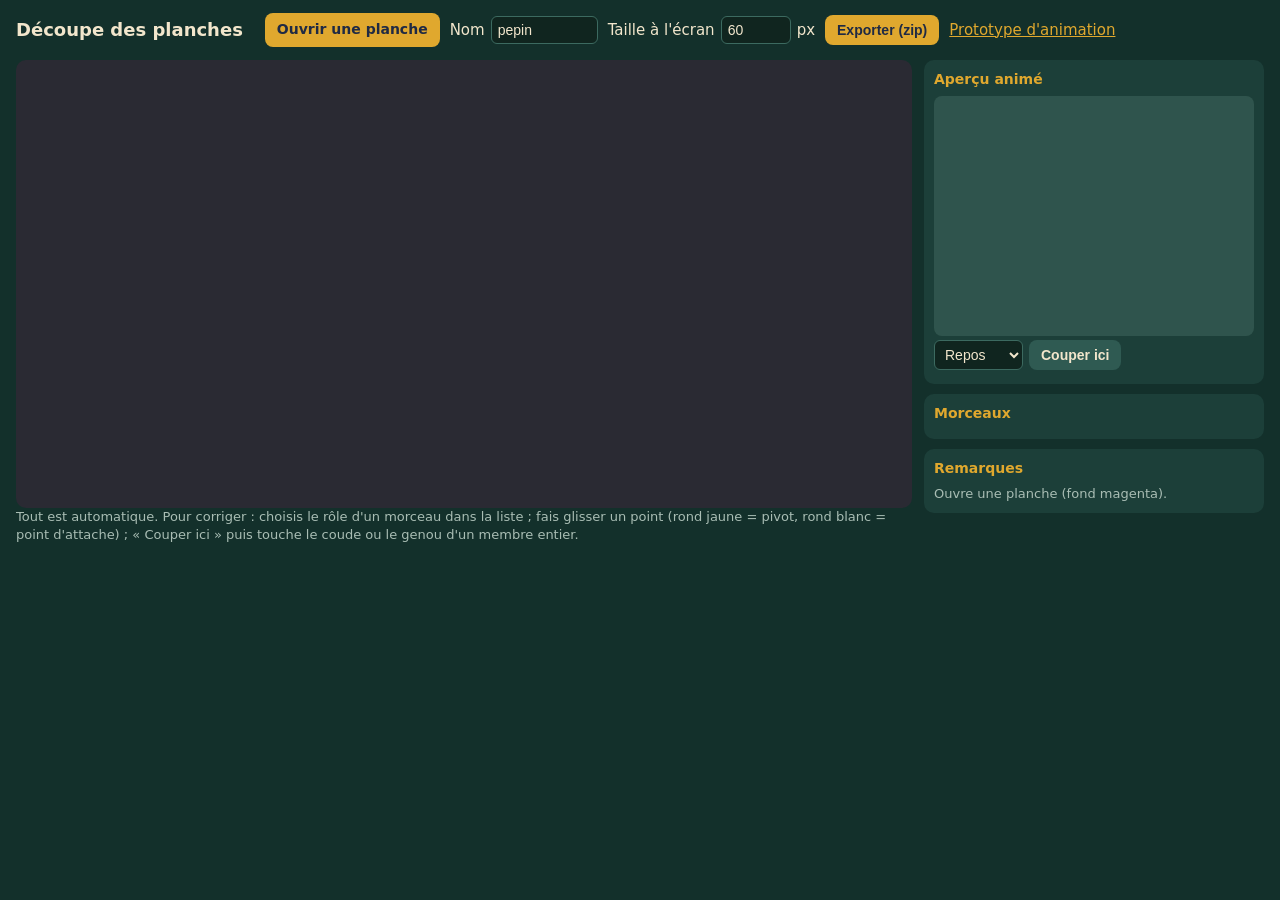
<file: outils/decoupe.html>
<!DOCTYPE html>
<html lang="fr">
<head>
<meta charset="utf-8">
<meta name="viewport" content="width=device-width,initial-scale=1">
<title>Découpe des planches</title>
<style>
:root { --bg: #13302b; --panel: #1c3f39; --txt: #f2e6cc; --muted: #a9bdb4; --acc: #e0a82e; --red: #b5452f; }
* { box-sizing: border-box; }
body { margin: 0; background: var(--bg); color: var(--txt); font: 15px/1.4 system-ui, sans-serif; }
header { padding: 12px 16px; display: flex; flex-wrap: wrap; gap: 10px; align-items: center; }
h1 { font-size: 18px; margin: 0 12px 0 0; }
main { display: grid; grid-template-columns: minmax(0, 1fr) 340px; gap: 12px; padding: 0 16px 16px; }
@media (max-width: 900px) { main { grid-template-columns: 1fr; } }
.board { position: relative; background: #2a2a33; border-radius: 10px; overflow: hidden; }
#view { width: 100%; display: block; touch-action: none; cursor: crosshair; }
aside { display: flex; flex-direction: column; gap: 10px; }
.box { background: var(--panel); border-radius: 10px; padding: 10px; }
.box h2 { font-size: 14px; margin: 0 0 6px; color: var(--acc); }
.row { display: flex; gap: 6px; align-items: center; margin: 4px 0; flex-wrap: wrap; }
label.file, button { background: var(--acc); color: #1f2a44; border: 0; border-radius: 8px; padding: 7px 12px; font-weight: 700; cursor: pointer; font-size: 14px; }
button.alt { background: #2f5a52; color: var(--txt); }
button.on { outline: 2px solid var(--acc); }
input[type=text], input[type=number], select { background: #10251f; color: var(--txt); border: 1px solid #3c6a60; border-radius: 6px; padding: 5px 6px; font-size: 14px; }
input[type=number] { width: 70px; }
#list .piece { display: grid; grid-template-columns: 14px 1fr auto; gap: 6px; align-items: center; padding: 4px 0; border-top: 1px solid #2c5650; }
#list .sw { width: 12px; height: 12px; border-radius: 3px; }
#list small { color: var(--muted); display: block; }
#list .piece.sel { background: #24504a; border-radius: 6px; }
#msg { color: var(--muted); font-size: 13px; white-space: pre-line; }
#prev { width: 100%; background: #7fa89a33; border-radius: 8px; display: block; }
.help { color: var(--muted); font-size: 13px; margin: 0; }
</style>
</head>
<body>
<header>
  <h1>Découpe des planches</h1>
  <label class="file">Ouvrir une planche<input type="file" id="file" accept="image/*" hidden></label>
  <span class="row">Nom <input type="text" id="nom" value="pepin" size="10"></span>
  <span class="row">Taille à l'écran <input type="number" id="taille" value="60"> px</span>
  <button id="exp">Exporter (zip)</button>
  <a id="proto" class="alt" style="color:var(--acc)" href="proto-anim.html" target="_blank">Prototype d'animation</a>
</header>
<main>
  <div>
    <div class="board"><canvas id="view"></canvas></div>
    <p class="help">Tout est automatique. Pour corriger : choisis le rôle d'un morceau dans la liste ; fais glisser un point (rond jaune = pivot, rond blanc = point d'attache) ; « Couper ici » puis touche le coude ou le genou d'un membre entier.</p>
  </div>
  <aside>
    <div class="box"><h2>Aperçu animé</h2>
      <canvas id="prev" width="320" height="240"></canvas>
      <div class="row"><select id="anim"><option value="repos">Repos</option><option value="course">Course</option><option value="panique">Panique</option><option value="tambour">Tambour</option></select>
      <button class="alt" id="cut">Couper ici</button></div>
    </div>
    <div class="box"><h2>Morceaux</h2><div id="list"></div></div>
    <div class="box"><h2>Remarques</h2><div id="msg">Ouvre une planche (fond magenta).</div></div>
  </aside>
</main>
<script src="pantin.js"></script>
<script src="decoupe.js"></script>
<script>
'use strict';
const $ = (id) => document.getElementById(id);
const COL = { modele: '#888', tete: '#e0a82e', corps: '#b5452f', bras: '#7fa89a', avantbras: '#5fd0b0', jambe: '#c77dff', mollet: '#ff8fab', accessoire: '#ffffff', ignore: '#444' };
const NOMS = { modele: 'Modèle (référence)', tete: 'Tête', corps: 'Corps', bras: 'Bras (haut)', avantbras: 'Avant-bras + main', jambe: 'Cuisse', mollet: 'Mollet + pied', accessoire: 'Accessoire', ignore: 'En trop (ignoré)' };
let S = null, sel = -1, cutMode = false, drag = null, P = null;
const view = $('view'), g = view.getContext('2d');

function load(src, name) {
  const i = new Image();
  i.onload = () => {
    S = DECOUPE.analyse(i); S.img = i; sel = -1;
    const base = (name || '').toLowerCase().replace(/\.[a-z]+$/, '').replace(/[-_ ]?planche.*$/, '').normalize('NFD').replace(/[̀-ͯ]/g, '').replace(/[^a-z0-9_]/g, '_');
    if (base) $('nom').value = base;
    $('taille').value = /pepin/.test(base) ? 60 : /hortense/.test(base) ? 110 : 90;
    view.width = i.naturalWidth; view.height = i.naturalHeight;
    refresh();
  };
  i.src = src;
}
$('file').onchange = (e) => { const f = e.target.files[0]; if (f) load(URL.createObjectURL(f), f.name); };
document.addEventListener('dragover', (e) => e.preventDefault());
document.addEventListener('drop', (e) => { e.preventDefault(); const f = e.dataTransfer.files[0]; if (f) load(URL.createObjectURL(f), f.name); });
{ const q = new URLSearchParams(location.search).get('img'); if (q) load(q, q.split('/').pop()); }

function refresh() { rebuild(); draw(); list(); notes(); save(); }
function rebuild() { P = S ? DECOUPE.puppet(S.data, S.regs, +$('taille').value || 90) : null; }
function draw() {
  if (!S) return;
  g.clearRect(0, 0, view.width, view.height);
  g.fillStyle = '#3a3a44'; g.fillRect(0, 0, view.width, view.height);
  g.drawImage(S.canvas, 0, 0);
  const W = S.data.width;
  S.regs.forEach((R, i) => {
    g.strokeStyle = COL[R.role] || '#fff'; g.lineWidth = i === sel ? 5 : 2.5; g.setLineDash(R.role === 'ignore' ? [6, 6] : []);
    const [x0, y0, x1, y1] = R.box; g.strokeRect(x0 - 4, y0 - 4, x1 - x0 + 8, y1 - y0 + 8);
    g.setLineDash([]); g.fillStyle = COL[R.role]; g.font = 'bold 18px system-ui'; g.fillText((i + 1) + ' ' + (NOMS[R.role] || R.role), x0, y0 - 10);
    if (R.role === 'modele' || R.role === 'ignore') return;
    const dot = (p, c) => { g.fillStyle = c; g.strokeStyle = '#1f2a44'; g.lineWidth = 3; g.beginPath(); g.arc(p[0], p[1], 8, 0, 7); g.fill(); g.stroke(); };
    dot(R.pivot, '#ffd447');
    for (const v of Object.values(R.points || {})) dot(v, '#ffffff');
  });
}
function list() {
  const L = $('list'); L.innerHTML = '';
  if (!S) return;
  S.regs.forEach((R, i) => {
    const d = document.createElement('div'); d.className = 'piece' + (i === sel ? ' sel' : '');
    const sw = document.createElement('span'); sw.className = 'sw'; sw.style.background = COL[R.role];
    const t = document.createElement('span'); t.textContent = (i + 1) + '. ' + (NOMS[R.role] || R.role);
    if (R.note) { const s = document.createElement('small'); s.textContent = R.note; t.appendChild(s); }
    const s = document.createElement('select');
    for (const r of ['modele', ...DECOUPE.ROLES, 'ignore']) { const o = document.createElement('option'); o.value = r; o.textContent = NOMS[r]; if (r === R.role) o.selected = true; s.appendChild(o); }
    s.onchange = () => {
      // un seul morceau par rôle : l'ancien passe « en trop »
      for (const o of S.regs) if (o !== R && o.role === s.value && s.value !== 'ignore') { o.role = 'ignore'; o.note = 'remplacé'; }
      R.role = s.value; R.note = 'choisi à la main'; Object.assign(R, DECOUPE.defaults(S.data, R)); refresh();
    };
    d.onclick = (e) => { if (e.target !== s) { sel = i; draw(); list(); } };
    d.append(sw, t, s); L.appendChild(d);
  });
}
function notes() {
  const m = [], have = new Set(S.regs.map((R) => R.role));
  for (const r of DECOUPE.ROLES) if (r !== 'accessoire' && !have.has(r)) m.push('Il manque : ' + NOMS[r] + '.');
  const extra = S.regs.filter((R) => R.role === 'ignore').length; if (extra) m.push(extra + ' morceau(x) en trop, ignoré(s).');
  for (const R of S.regs) if (/coupé/.test(R.note || '') && R.role !== 'jambe' && R.role !== 'bras') m.push(NOMS[R.role] + ' : ' + R.note + '.');
  if (!m.length) m.push('Tout est en place.');
  $('msg').textContent = m.join('\n');
}
const b64 = (u) => { let s = ''; for (let i = 0; i < u.length; i += 8192) s += String.fromCharCode.apply(null, u.subarray(i, i + 8192)); return btoa(s); };
// Le prototype d'animation lit le dernier pantin découpé
async function save() {
  try {
    const files = await DECOUPE.exportFiles(S.data, S.regs, $('nom').value || 'perso', +$('taille').value || 90);
    const pack = {}; for (const f of files) pack[f.name] = f.name.endsWith('.json') ? new TextDecoder().decode(f.data) : 'data:image/png;base64,' + b64(f.data);
    localStorage.setItem('souquez.decoupe', JSON.stringify({ nom: $('nom').value, files: pack }));
  } catch (_) {}
}
$('taille').onchange = refresh;
$('cut').onclick = () => { cutMode = !cutMode; $('cut').classList.toggle('on', cutMode); };
$('exp').onclick = async () => {
  if (!S) return;
  const nom = $('nom').value || 'perso', files = await DECOUPE.exportFiles(S.data, S.regs, nom, +$('taille').value || 90);
  const a = document.createElement('a'); a.href = URL.createObjectURL(DECOUPE.zip(files)); a.download = nom + '_morceaux.zip'; a.click();
};

// Souris / doigt : glisser un point, ou couper
const pos = (e) => { const r = view.getBoundingClientRect(); return [(e.clientX - r.left) * view.width / r.width, (e.clientY - r.top) * view.height / r.height]; };
const hitRegion = (p) => S.regs.findIndex((R) => p[0] >= R.box[0] - 6 && p[0] <= R.box[2] + 6 && p[1] >= R.box[1] - 6 && p[1] <= R.box[3] + 6);
view.addEventListener('pointerdown', (e) => {
  if (!S) return; const p = pos(e);
  if (cutMode) {
    const i = hitRegion(p); if (i < 0) return; const R = S.regs[i];
    const s = (p[0] - R.c[0]) * R.u[0] + (p[1] - R.c[1]) * R.u[1];
    const [A, B] = DECOUPE.split(S.data, R, s), leg = R.role === 'jambe' || R.role === 'mollet' || (R.col.moutarde > 0.1);
    A.role = leg ? 'jambe' : 'bras'; B.role = leg ? 'mollet' : 'avantbras'; A.note = B.note = 'coupé à la main';
    for (const o of S.regs) if (o !== R && (o.role === A.role || o.role === B.role)) { o.role = 'ignore'; o.note = 'remplacé'; }
    Object.assign(A, DECOUPE.defaults(S.data, A)); Object.assign(B, DECOUPE.defaults(S.data, B));
    S.regs.splice(i, 1, A, B); cutMode = false; $('cut').classList.remove('on'); refresh(); return;
  }
  let best = null, bd = 18 * view.width / view.getBoundingClientRect().width;
  S.regs.forEach((R) => { if (R.role === 'modele' || R.role === 'ignore') return;
    const pts = [['pivot', R.pivot], ...Object.entries(R.points || {})];
    for (const [k, v] of pts) { const dd = Math.hypot(v[0] - p[0], v[1] - p[1]); if (dd < bd) { bd = dd; best = { R, k }; } } });
  if (best) { drag = best; view.setPointerCapture(e.pointerId); }
  else { const i = hitRegion(p); if (i >= 0) { sel = i; draw(); list(); } }
});
view.addEventListener('pointermove', (e) => { if (!drag) return; const p = pos(e); if (drag.k === 'pivot') drag.R.pivot = p; else drag.R.points[drag.k] = p; rebuild(); draw(); });
view.addEventListener('pointerup', () => { if (drag) { drag = null; refresh(); } });

// Aperçu animé
const pv = $('prev'), pg = pv.getContext('2d');
(function loop(ts) {
  pg.clearRect(0, 0, pv.width, pv.height);
  if (P) PANTIN.draw(pg, P, pv.width / 2, pv.height - 16, pv.height * 0.8, $('anim').value, ts / 1000, 1, 0);
  requestAnimationFrame(loop);
})(0);
</script>
</body>
</html>
</file>
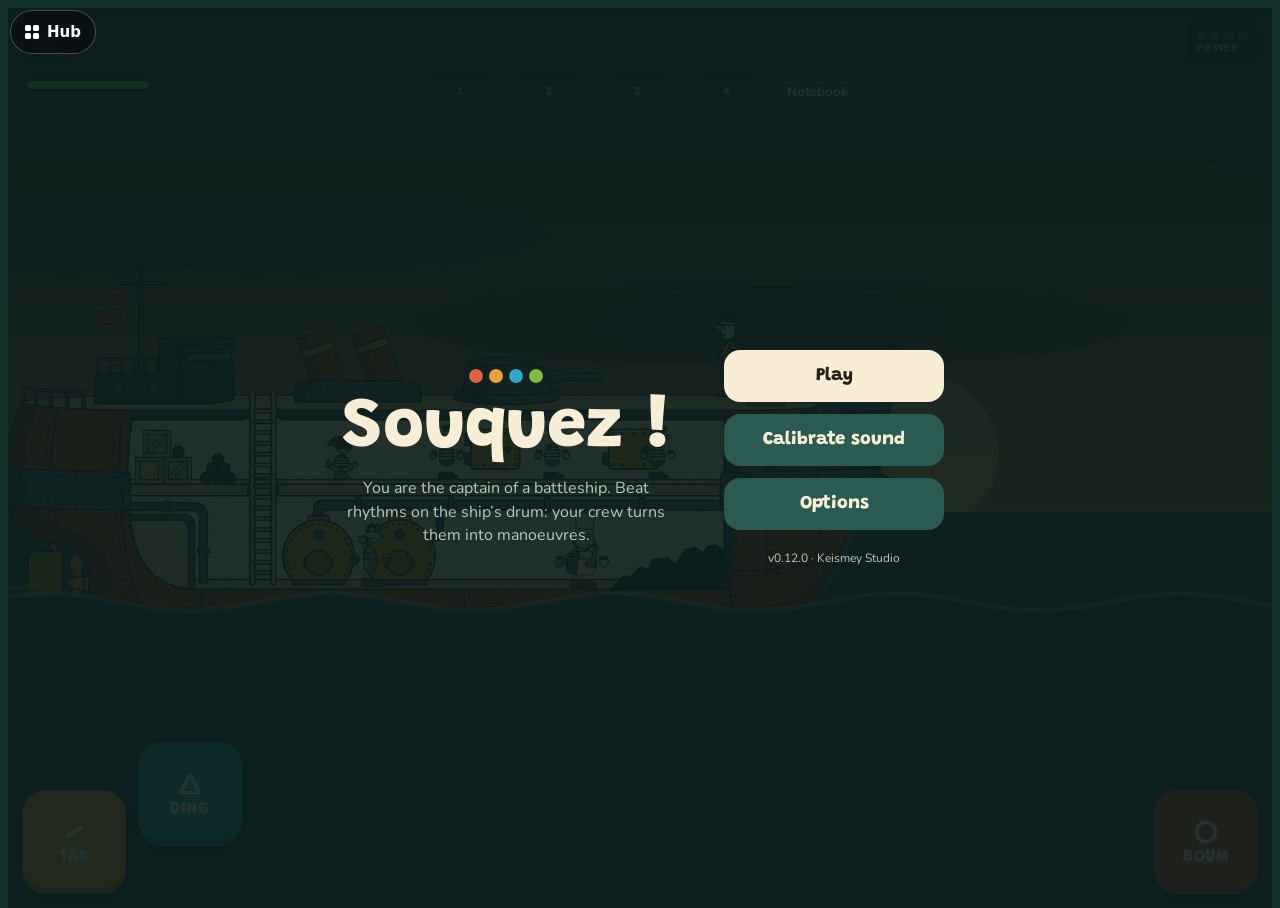
<file: outils/missions.html>
<!DOCTYPE html>
<html lang="fr">
<head>
<meta charset="utf-8">
<meta name="viewport" content="width=device-width,initial-scale=1,viewport-fit=cover">
<base href="../">
<title>Missions mer 1</title>
<link rel="preconnect" href="https://fonts.googleapis.com">
<link rel="preconnect" href="https://fonts.gstatic.com" crossorigin>
<link href="https://fonts.googleapis.com/css2?family=Grandstander:wght@600;800&family=Nunito:wght@600;800&display=swap" rel="stylesheet">
<link rel="stylesheet" href="css/style.css">
</head>
<body>
<!-- Prototype hors du jeu : missions 2 à 4 de la mer 1 (phare, épave, port), choisies par ?m=m2, m3 ou m4. La page reprend le jeu tel quel (index.html et js/),
     avec une retouche faite ici en mémoire, sans toucher aux fichiers du jeu : le but dessiné au bout de la mer (bouée, phare, épave ou port),
     et les données de outils/proto/mers.js (outils/proto/missions.js). La sauvegarde du jeu n'est pas modifiée. -->
<script>
'use strict';
(async () => {
  const get = async (u) => { const r = await fetch(u, { cache: 'no-cache' }); return r.text(); };
  // Corps de la page du jeu (sans ses scripts)
  const html = await get('index.html');
  document.body.insertAdjacentHTML('afterbegin', html.slice(html.indexOf('<body>') + 6, html.indexOf('<' + '!-- Fichiers communs')));
  const PATCH = {
    'js/partie.js': [[/COMMANDS\.DEF\.seq/, '(COMMANDS.DEF || { seq: [] }).seq']], // ordre Protéger pas encore appris
    'js/rendu.js': [
      [/C\(lit \? mix\('#4a4a52', '#ffd447', lit\) : '#4a4a52'\);[^\n]*\n[^\n]*cx\.fillRect\(fx - 30 \+ i \* 24[^\n]*\n/, 'if (window.drawGoal) drawGoal(fx, lit);\n'],
    ],
  };
  const scripts = [...html.matchAll(new RegExp('<' + 'script src="([^"]+)"><' + '/script>', 'g'))].map((m) => m[1]).concat(['outils/proto/mers.js', 'outils/proto/missions.js', 'outils/proto/monstres.js', 'outils/proto/monstres-jeu.js', 'outils/proto/boucle.js']);
  for (const src of scripts) {
    const s = document.createElement('script');
    if (PATCH[src]) {
      let code = await get(src);
      for (const [a, b] of PATCH[src]) { if (!a.test(code)) console.warn('Retouche introuvable dans ' + src + ' : ' + a); code = code.replace(a, b); }
      s.textContent = code;
      document.body.appendChild(s);
    } else await new Promise((ok) => { s.src = src; s.onload = ok; s.onerror = ok; document.body.appendChild(s); });
  }
})().catch((e) => { console.error('Prototype : ' + e.message); document.body.insertAdjacentText('afterbegin', 'Erreur de chargement : ' + e.message); });
</script>
</body>
</html>
</file>
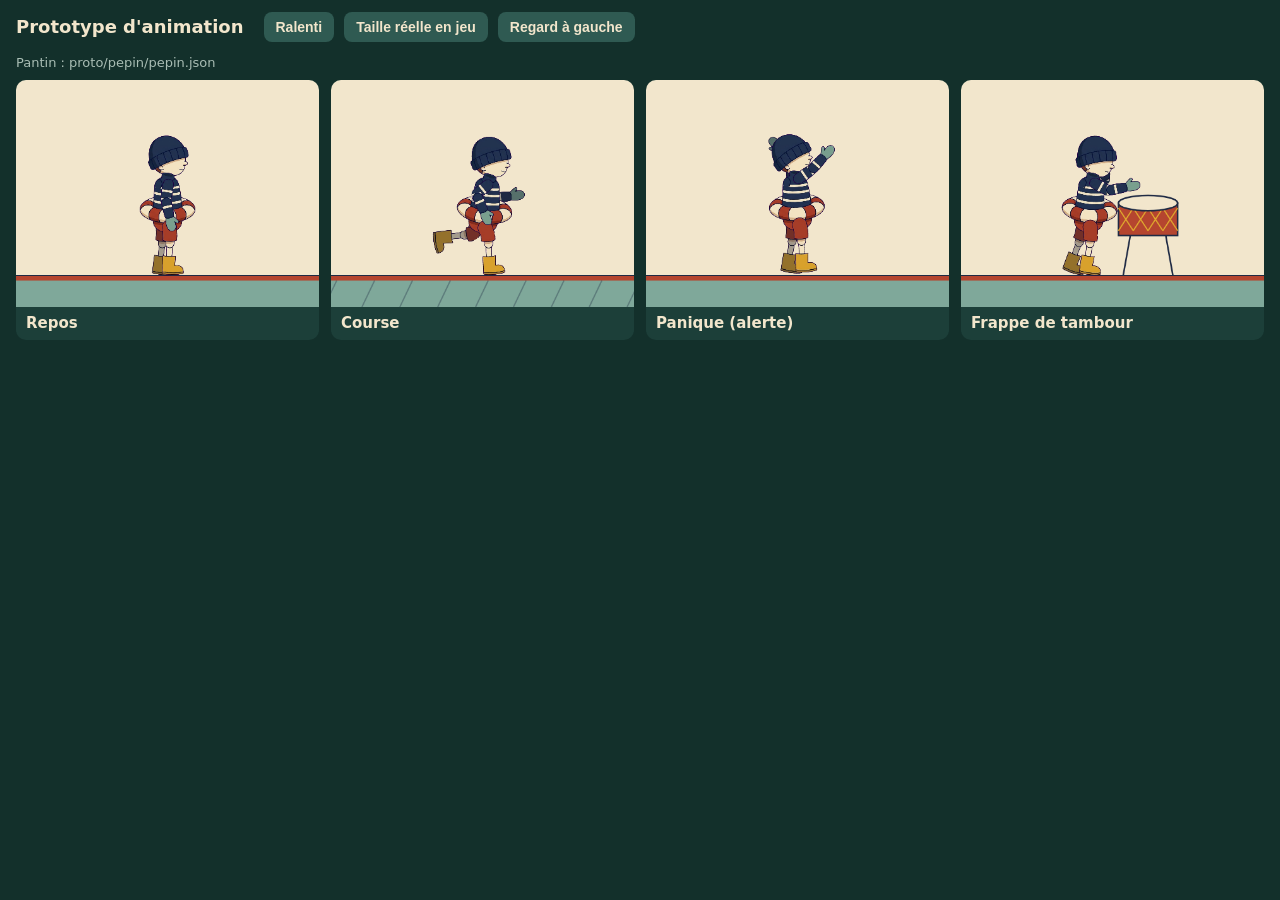
<file: outils/proto-anim.html>
<!DOCTYPE html>
<html lang="fr">
<head>
<meta charset="utf-8">
<meta name="viewport" content="width=device-width,initial-scale=1">
<title>Prototype d'animation</title>
<style>
:root { --bg: #13302b; --panel: #1c3f39; --txt: #f2e6cc; --muted: #a9bdb4; --acc: #e0a82e; }
* { box-sizing: border-box; }
body { margin: 0; background: var(--bg); color: var(--txt); font: 15px/1.4 system-ui, sans-serif; }
header { padding: 12px 16px; display: flex; flex-wrap: wrap; gap: 10px; align-items: center; }
h1 { font-size: 18px; margin: 0 10px 0 0; }
button { background: #2f5a52; color: var(--txt); border: 0; border-radius: 8px; padding: 7px 12px; font-weight: 700; cursor: pointer; font-size: 14px; }
button.on { background: var(--acc); color: #1f2a44; }
#grid { display: grid; grid-template-columns: repeat(auto-fit, minmax(260px, 1fr)); gap: 12px; padding: 0 16px 16px; }
figure { margin: 0; background: var(--panel); border-radius: 10px; overflow: hidden; }
figure canvas { width: 100%; display: block; aspect-ratio: 4 / 3; }
figcaption { padding: 6px 10px; font-weight: 700; }
#src { color: var(--muted); font-size: 13px; padding: 0 16px 8px; margin: 0; }
</style>
</head>
<body>
<header>
  <h1>Prototype d'animation</h1>
  <button id="slow">Ralenti</button>
  <button id="real">Taille réelle en jeu</button>
  <button id="flip">Regard à gauche</button>
</header>
<p id="src"></p>
<div id="grid"></div>
<script src="pantin.js"></script>
<script>
'use strict';
const $ = (id) => document.getElementById(id);
const STATES = [['repos', 'Repos'], ['course', 'Course'], ['panique', 'Panique (alerte)'], ['tambour', 'Frappe de tambour']];
let P = null, slow = false, real = false, dir = 1, t = 0, last = 0;
const opt = (id, set) => $(id).onclick = () => { set(); $(id).classList.toggle('on'); };
opt('slow', () => slow = !slow); opt('real', () => real = !real); opt('flip', () => dir = -dir);

// Pantin : le dernier découpé dans l'outil (?src=decoupe), sinon celui du dépôt
async function getPuppet() {
  const q = new URLSearchParams(location.search);
  if (q.get('src') === 'decoupe') {
    try {
      const pack = JSON.parse(localStorage.getItem('souquez.decoupe')), files = pack.files;
      const json = JSON.parse(files[pack.nom + '.json']), parts = {};
      for (const [name, m] of Object.entries(json.morceaux)) {
        const img = await new Promise((ok) => { const i = new Image(); i.onload = () => ok(i); i.src = files[m.img]; });
        const c = document.createElement('canvas'); c.width = img.naturalWidth; c.height = img.naturalHeight; c.getContext('2d').drawImage(img, 0, 0);
        parts[name] = { img: c, pivot: m.pivot, points: m.points || {} };
      }
      $('src').textContent = 'Pantin : ' + pack.nom + ' (dernière découpe de l’outil)';
      return PANTIN.prepare({ taille: json.taille, parts });
    } catch (_) {}
  }
  const url = q.get('p') || 'proto/pepin/pepin.json';
  $('src').textContent = 'Pantin : ' + url;
  return PANTIN.load(url);
}

const cells = STATES.map(([id, label]) => {
  const f = document.createElement('figure'), c = document.createElement('canvas'), cap = document.createElement('figcaption');
  c.width = 480; c.height = 360; cap.textContent = label; f.append(c, cap); $('grid').appendChild(f);
  return { id, c, g: c.getContext('2d') };
});

// Décor simple aux couleurs de la charte : pont du navire, mer, et tambour pour la frappe
function scene(g, W, H, id, A, tt, foot) {
  g.fillStyle = '#f2e6cc'; g.fillRect(0, 0, W, H);
  g.fillStyle = '#7fa89a'; g.fillRect(0, foot + 6, W, H);
  g.fillStyle = '#b5452f'; g.fillRect(0, foot, W, 8);
  g.strokeStyle = '#1f2a44'; g.lineWidth = 2; g.beginPath(); g.moveTo(0, foot); g.lineTo(W, foot); g.stroke();
  if (id === 'course') { // lattes du pont qui défilent : il court sur place
    g.strokeStyle = 'rgba(31,42,68,.35)'; for (let x = -((tt * 260) % 60) * dir; x < W + 60; x += 60) { g.beginPath(); g.moveTo(x, foot + 8); g.lineTo(x - 20, H); g.stroke(); }
  }
}
// Tambour sur pied : sa peau est à la hauteur de la main au moment de la frappe
function drum(g, x, foot, top, size, A) {
  const hit = A && A.drum < 0.18 ? 1 - A.drum / 0.18 : 0, w = size, hh = size * 0.55;
  g.save(); g.translate(x, top);
  g.strokeStyle = '#1f2a44'; g.lineWidth = 2.5;
  g.beginPath(); g.moveTo(-w * 0.3, hh); g.lineTo(-w * 0.42, foot - top); g.moveTo(w * 0.3, hh); g.lineTo(w * 0.42, foot - top); g.stroke();
  if (hit) { g.strokeStyle = 'rgba(224,168,46,' + hit + ')'; g.lineWidth = 3; g.beginPath(); g.ellipse(0, 0, w * 0.5 + (1 - hit) * 26, w * 0.14 + (1 - hit) * 8, 0, 0, 7); g.stroke(); }
  g.fillStyle = '#b5452f'; g.strokeStyle = '#1f2a44'; g.lineWidth = 2.5;
  g.beginPath(); g.rect(-w / 2, 0, w, hh); g.fill(); g.stroke();
  g.strokeStyle = '#e0a82e'; g.lineWidth = 2; g.beginPath(); for (let i = 0; i < 4; i++) { g.moveTo(-w / 2 + i * w / 4, hh * 0.15); g.lineTo(-w / 2 + (i + 1) * w / 4, hh * 0.85); g.moveTo(-w / 2 + (i + 1) * w / 4, hh * 0.15); g.lineTo(-w / 2 + i * w / 4, hh * 0.85); } g.stroke();
  g.fillStyle = '#f2e6cc'; g.strokeStyle = '#1f2a44'; g.lineWidth = 2.5; g.beginPath(); g.ellipse(0, 0, w / 2, w * 0.13 * (1 - hit * 0.25), 0, 0, 7); g.fill(); g.stroke();
  g.restore();
}

function frame(ts) {
  const dt = Math.min(0.05, (ts - last) / 1000 || 0); last = ts; t += dt * (slow ? 0.25 : 1);
  for (const { id, c, g } of cells) {
    const W = c.width, H = c.height, foot = H - 50;
    // Taille réelle : 60 px sur un écran de 720 px de haut, ramenée à la hauteur de la case
    const h = real ? (P ? P.taille : 60) * H / 720 : H * 0.62;
    const A = PANTIN.pose(id, t, 0);
    scene(g, W, H, id, A, t, foot);
    const x = id === 'tambour' ? W * 0.42 : W / 2;
    if (P && id === 'tambour') {
      const M = PANTIN.measurePose(P, PANTIN.pose('tambour', 0, 0)), k = h / P.height;
      const hx = x + dir * M.hand[0] * k, hy = foot + (M.hand[1] - M.low) * k + h * 0.02;
      drum(g, hx + dir * h * 0.1, foot, hy, h * 0.42, A);
    }
    if (P) PANTIN.draw(g, P, x, foot, h, id, t, dir, 0);
  }
  requestAnimationFrame(frame);
}
getPuppet().then((p) => { P = p; }).catch(() => { $('src').textContent = 'Pantin introuvable.'; });
requestAnimationFrame(frame);
</script>
</body>
</html>
</file>
<file: css/style.css>
/* Souquez ! : styles. Mise en page paysage : la scène occupe tout l'écran, la piste des 4 temps en haut au centre, deux pads sous chaque pouce dans les coins bas. Graphismes provisoires en attendant la direction artistique. */
:root{
  --bg:#13302b; --panel:#1f4640; --panel-2:#2b5a52; --paper:#f8eed6; --muted:#b9c9bd; --ink:#2a2118;
  --boum:#e0613d; --tak:#e8a33a; --ding:#33a7c8; --chh:#86b83f;
  --perfect:#ffd447; --good:#a6e57f; --miss:#a39a90;
  --display:'Grandstander','Trebuchet MS',system-ui,sans-serif;
  --body:'Nunito',system-ui,-apple-system,'Segoe UI',sans-serif;
  --ks-accent:#ffd447; /* couleur de la fenêtre Sauvegarde commune (ks-studio.js) */
  color-scheme:dark;
}
html,body{height:100%}
[hidden]{display:none!important}
body{background:var(--bg);color:var(--paper);font-family:var(--body);overflow:hidden;-webkit-user-select:none;user-select:none;-webkit-tap-highlight-color:transparent}
#app{height:100%;position:relative;overflow:hidden}
#stage{position:absolute;inset:0;overflow:hidden}
#cv{position:absolute;inset:0;width:100%;height:100%;display:block}
.hud{position:absolute;top:0;left:0;right:0;display:flex;align-items:center;gap:10px;padding:10px max(14px,env(safe-area-inset-right,0px)) 0 max(14px,env(safe-area-inset-left,0px))}
.iconbtn{width:48px;height:48px;border-radius:14px;border:0;background:rgba(19,48,43,.72);color:var(--paper);display:grid;place-items:center;cursor:pointer}
.iconbtn:focus-visible,.btn:focus-visible,.pad:focus-visible{outline:3px solid var(--perfect);outline-offset:2px}
.phase{flex:1;text-align:center;font-family:var(--display);font-weight:800;font-size:1.25rem;color:var(--paper);text-shadow:0 2px 6px rgba(0,0,0,.7)}
.phase.go{color:var(--perfect)}
.combo{min-width:48px;height:48px;padding:0 10px;border-radius:14px;background:rgba(19,48,43,.72);display:grid;place-items:center;font-family:var(--display);font-weight:800;font-variant-numeric:tabular-nums}
.combo .pips{display:flex;gap:4px;justify-content:center;margin-bottom:4px}.combo .pip{width:10px;height:10px;border-radius:50%;background:rgba(248,238,214,.25);display:block}.combo .pip.on{background:var(--tak)}.combo.full .pip.on{background:var(--perfect);box-shadow:0 0 8px var(--perfect)}
.starlist{display:flex;flex-wrap:wrap;gap:6px;justify-content:center;max-width:640px}.starlist span{background:var(--panel);border-radius:10px;padding:6px 10px;font-size:.85rem;font-weight:800;color:var(--muted)}.starlist span.ok{color:var(--paper)}.starlist span.ok b{color:var(--perfect)}.starlist b{margin-right:4px}
.starsrow{margin:-4px 0}
#ovWin{gap:10px}#ovWin .stats div{padding:6px 4px}#ovWin .stats b{font-size:1.2rem}
@media (max-height:420px){#ovWin{gap:8px;padding-top:12px;padding-bottom:12px}#ovWin h2{font-size:1.4rem}#ovWin p{line-height:1.3}.starsrow{font-size:2rem}#ovWin .btn{min-height:48px}}
.starsrow{display:flex;gap:8px;font-size:2.4rem;line-height:1}.starsrow i{font-style:normal;color:rgba(248,238,214,.2)}.starsrow i.on{color:var(--perfect)}
.combo small{display:block;font-family:var(--body);font-size:.62rem;letter-spacing:.08em;text-transform:uppercase;color:var(--muted);line-height:1}
.banner{position:absolute;left:50%;top:44%;transform:translate(-50%,-50%) scale(.9);font-family:var(--display);font-weight:800;font-size:1.9rem;color:var(--paper);background:rgba(19,48,43,.8);padding:6px 18px;border-radius:16px;opacity:0;transition:opacity .15s,transform .15s;pointer-events:none;white-space:nowrap}
.banner.show{opacity:1;transform:translate(-50%,-50%) scale(1)}
.banner.fail{color:var(--miss)}
#track{position:absolute;top:64px;left:50%;transform:translateX(-50%);width:min(440px,calc(100% - 260px));display:flex;align-items:center;gap:8px}
.slots{flex:1;display:grid;grid-template-columns:repeat(4,1fr);gap:8px;position:relative}
.slot{height:40px;border-radius:12px;background:rgba(19,48,43,.78);display:grid;place-items:center;font-family:var(--display);font-weight:800;font-size:.8rem;position:relative;transition:transform .08s}
.slot.own{box-shadow:inset 0 0 0 3px var(--paper),0 0 14px rgba(255,212,71,.55);transform:scale(1.06)}
.slot.beat{animation:beat .28s ease-out}
#beatFrame{position:absolute;inset:0;pointer-events:none;border-radius:0}
#beatFrame.on{animation:bframe .32s ease-out}
@keyframes bframe{0%{box-shadow:inset 0 0 0 9px rgba(255,248,230,.85)}100%{box-shadow:inset 0 0 0 0 rgba(255,248,230,0)}}
@keyframes beat{0%{filter:brightness(1.9)}100%{filter:brightness(1)}}
.slot.listen{background:rgba(19,48,43,.45);color:var(--muted)}
.slot .j{position:absolute;top:-8px;right:-4px;font-size:.6rem;padding:1px 5px;border-radius:6px;background:var(--ink)}
.j.p{color:var(--perfect)}.j.g{color:var(--good)}.j.e,.j.l{color:#ffb27a}.j.x{color:var(--miss)}
.bookbtn{height:40px;padding:0 12px;border-radius:12px;border:0;background:rgba(43,90,82,.9);color:var(--paper);font-family:var(--body);font-weight:800;cursor:pointer}
#hint{position:absolute;top:112px;left:50%;transform:translateX(-50%);width:min(440px,calc(100% - 260px));min-height:1.3em;text-align:center;font-size:.85rem;font-weight:800;color:var(--paper);text-shadow:0 2px 6px rgba(0,0,0,.8)}
#pads{position:absolute;left:0;right:0;bottom:0;display:flex;justify-content:space-between;align-items:flex-end;padding:0 max(14px,env(safe-area-inset-right,0px)) max(14px,env(safe-area-inset-bottom,0px)) max(14px,env(safe-area-inset-left,0px));pointer-events:none}
.cluster{display:flex;align-items:flex-end;gap:12px;pointer-events:auto;touch-action:none}
.pad{width:min(19vh,104px);height:min(19vh,104px);min-width:64px;min-height:64px;border:0;border-radius:24px;color:#fff;font-family:var(--display);font-weight:800;font-size:1.05rem;letter-spacing:.04em;display:flex;flex-direction:column;align-items:center;justify-content:center;gap:4px;cursor:pointer;touch-action:none;box-shadow:inset 0 -6px 0 rgba(0,0,0,.22),0 4px 14px rgba(0,0,0,.25);transition:transform .06s,filter .06s}
.pad.inner{margin-bottom:min(10vh,48px)}
.pad.hit{transform:scale(.93);filter:brightness(1.25)}
.pad .glyph{width:26px;height:26px}
.pad[data-pad=BOUM]{background:var(--boum)}.pad[data-pad=TAK]{background:var(--tak)}.pad[data-pad=DING]{background:var(--ding)}.pad[data-pad=CHH]{background:var(--chh)}
.rotate{display:none;position:absolute;inset:0;z-index:20;background:var(--bg);flex-direction:column;align-items:center;justify-content:center;gap:16px;text-align:center;padding:24px max(20px,env(safe-area-inset-right,0px)) 24px max(20px,env(safe-area-inset-left,0px))}
.rotate b{font-family:var(--display);font-size:1.6rem}
@media (orientation:portrait) and (max-width:700px){.rotate{display:flex}}
.overlay{position:absolute;inset:0;background:rgba(10,28,25,.9);display:flex;flex-direction:column;align-items:center;justify-content:safe center;gap:14px;padding:24px max(20px,env(safe-area-inset-right,0px)) 24px max(20px,env(safe-area-inset-left,0px));text-align:center;z-index:5;overflow-y:auto}
.overlay h1{font-family:var(--display);font-weight:800;font-size:clamp(2.6rem,14vh,4.4rem);line-height:1;margin:0;color:var(--paper);text-wrap:balance}
.overlay h2{font-family:var(--display);font-weight:800;font-size:1.6rem;margin:0}
.overlay p{margin:0;max-width:34ch;line-height:1.45;color:var(--muted)}
.btn{min-width:220px;min-height:52px;border-radius:16px;border:0;background:var(--paper);color:var(--ink);font-family:var(--display);font-weight:800;font-size:1.15rem;cursor:pointer;padding:0 18px}
.btn.alt{background:var(--panel-2);color:var(--paper)}
.ver{font-size:.75rem;color:var(--muted);margin-top:8px}
.dots{display:flex;gap:6px;justify-content:center}
.dots i{width:14px;height:14px;border-radius:50%;display:block}
.book{display:grid;gap:10px;width:100%;max-width:340px}
.cmd{background:var(--panel);border-radius:14px;padding:10px 12px;display:flex;align-items:center;justify-content:space-between;gap:10px;text-align:left}
.cmd b{font-family:var(--display);font-size:1.05rem}
.cmd span{display:block;font-size:.8rem;color:var(--muted)}
.seq{display:flex;gap:5px}
.seq i{width:22px;height:22px;border-radius:7px;display:grid;place-items:center;font-style:normal;font-weight:800;font-size:.7rem;color:#fff}
.seq i.rest{background:transparent;color:var(--muted);box-shadow:inset 0 0 0 2px var(--panel-2)}
.opts{display:grid;grid-template-columns:repeat(auto-fit,minmax(260px,1fr));gap:10px;width:100%;max-width:640px;text-align:left}
.titlewrap{display:flex;flex-wrap:wrap;align-items:center;justify-content:center;gap:24px 48px}
.titlewrap .col{display:flex;flex-direction:column;align-items:center;gap:12px}
.btnrow{display:flex;flex-wrap:wrap;gap:12px;justify-content:center}
.row{display:flex;align-items:center;justify-content:space-between;gap:12px;background:var(--panel);border-radius:14px;padding:10px 14px;min-height:48px}
.row label{font-weight:800}
.row input[type=range]{width:140px;accent-color:var(--perfect)}
.row input[type=checkbox]{width:26px;height:26px;accent-color:var(--perfect)}
.row select{font:inherit;font-weight:800;background:var(--panel-2);color:var(--paper);border:0;border-radius:10px;padding:8px}
.stats{display:grid;grid-template-columns:repeat(4,1fr);gap:8px;width:100%;max-width:340px}
.stats div{background:var(--panel);border-radius:12px;padding:10px 4px;font-variant-numeric:tabular-nums}
.stats b{display:block;font-family:var(--display);font-size:1.4rem}
.stats span{font-size:.7rem;color:var(--muted);text-transform:uppercase;letter-spacing:.06em}
.calpad{width:min(36vh,200px);height:min(36vh,200px);border-radius:50%;border:0;background:var(--ding);color:#fff;font-family:var(--display);font-weight:800;font-size:1.4rem;touch-action:none;box-shadow:inset 0 -8px 0 rgba(0,0,0,.22);transition:transform .06s}
.calpad.hit{transform:scale(.95)}
/* Bulles de dialogue (histoire) : en bas d'écran, lisibles à 360 px de haut */
.dlg{position:absolute;inset:0;z-index:6;display:flex;align-items:flex-end;justify-content:center;padding:0 max(16px,env(safe-area-inset-right,0px)) max(12px,env(safe-area-inset-bottom,0px)) max(16px,env(safe-area-inset-left,0px));background:linear-gradient(to top,rgba(10,28,25,.85),rgba(10,28,25,.25) 60%);cursor:pointer}
.dlgbox{width:min(640px,100%);background:var(--paper);color:var(--ink);border-radius:18px;padding:12px 16px 10px;box-shadow:0 6px 24px rgba(0,0,0,.45)}
.dlgname{font-family:var(--display);font-weight:800;font-size:1.05rem;color:var(--boum);min-height:1.2em}
.dlgtext{margin:2px 0 6px;font-size:1.15rem;font-weight:800;line-height:1.35}
.dlg.scene .dlgname{display:none}.dlg.scene .dlgtext{font-style:italic;font-weight:600;color:#5a4a3a}
.dlgfoot{display:flex;align-items:center;justify-content:space-between;gap:12px}
.dlgnext{font-size:.8rem;color:#7a6a5a;font-weight:800}
.dlgskip{min-width:0;min-height:48px;font-size:1rem;padding:0 18px}
@media (prefers-reduced-motion:reduce){.pad,.slot,.banner,.calpad{transition:none}.slot.beat{animation:none}}

/* Carte de la mer (0.12) : palette de la charte */
.carteov{background:#1F2A44;justify-content:flex-start;gap:8px;padding-top:10px;padding-bottom:12px}
.carteov .ctop{display:flex;align-items:center;gap:12px;width:100%}
.carteov .ctop h2{flex:1;text-align:left;font-size:clamp(1.1rem,3.6vh,1.6rem)}
.carteov .ctop .btn{min-width:0;min-height:44px;font-size:1rem}
.ctotal{display:flex;align-items:center;gap:6px;font-weight:800;color:#F2E6CC}
.carte{position:relative;flex:1;width:100%;min-height:200px;border-radius:16px;overflow:hidden;background:#7FA89A;border:3px solid #1F2A44;box-shadow:0 0 0 2px #3C4D6B}
.carte svg.fond{position:absolute;inset:0;width:100%;height:100%}
.bouee{position:absolute;transform:translate(-50%,-50%);width:clamp(54px,13vh,84px);aspect-ratio:1;border-radius:50%;border:3px solid #1F2A44;background:#F2E6CC;color:#1F2A44;cursor:pointer;display:grid;place-items:center;padding:0;font:800 clamp(18px,4vh,26px) var(--display)}
.bouee.boss{width:clamp(68px,17vh,104px);background:#B5452F;color:#F2E6CC}
.bouee.ferme{background:#D9C9A6;color:#3C4D6B;filter:grayscale(.6);cursor:default}
.bouee .cad{width:40%}
.bouee:focus-visible{outline:3px solid #E0A82E;outline-offset:3px}
.bouee.prochaine{animation:bpulse .588s ease-out infinite}
@keyframes bpulse{0%{box-shadow:0 0 0 0 rgba(224,168,46,.9);transform:translate(-50%,-50%) scale(1.08)}70%{box-shadow:0 0 0 14px rgba(224,168,46,0);transform:translate(-50%,-50%) scale(1)}100%{box-shadow:0 0 0 0 rgba(224,168,46,0)}}
@media (prefers-reduced-motion:reduce){.bouee.prochaine{animation:none;box-shadow:0 0 0 5px #E0A82E}}
.etiq{position:absolute;transform:translate(-50%,0);text-align:center;pointer-events:none;white-space:nowrap}
.etiq b{display:block;font:800 clamp(12px,2.6vh,15px) var(--body,Nunito),sans-serif;color:#1F2A44;background:rgba(242,230,204,.85);border-radius:8px;padding:1px 6px}
.etoiles{display:inline-flex;gap:2px;margin-top:2px}.etoile{width:clamp(13px,3vh,18px)}
.fiche{position:absolute;inset:0;z-index:5;background:rgba(15,22,38,.72);display:grid;place-items:center;padding:16px}
.fiche[hidden]{display:none}
.fiche .box{width:min(560px,100%);max-height:100%;overflow:auto;background:#F2E6CC;color:#1F2A44;border:3px solid #1F2A44;border-radius:16px;padding:14px 18px;text-align:left}
.fiche h3{font:800 22px var(--display);margin:0 0 4px}
.fiche dl{display:grid;grid-template-columns:auto 1fr;gap:3px 14px;margin:8px 0 12px}.fiche dt{color:#3C4D6B}.fiche dd{margin:0;font-weight:800}
.fiche .frow{display:flex;gap:10px;flex-wrap:wrap;justify-content:flex-end}.fiche .btn{min-width:0;min-height:46px;font-size:1rem}
.fiche .btn.alt{background:#3C4D6B;color:#F2E6CC}
</file>
